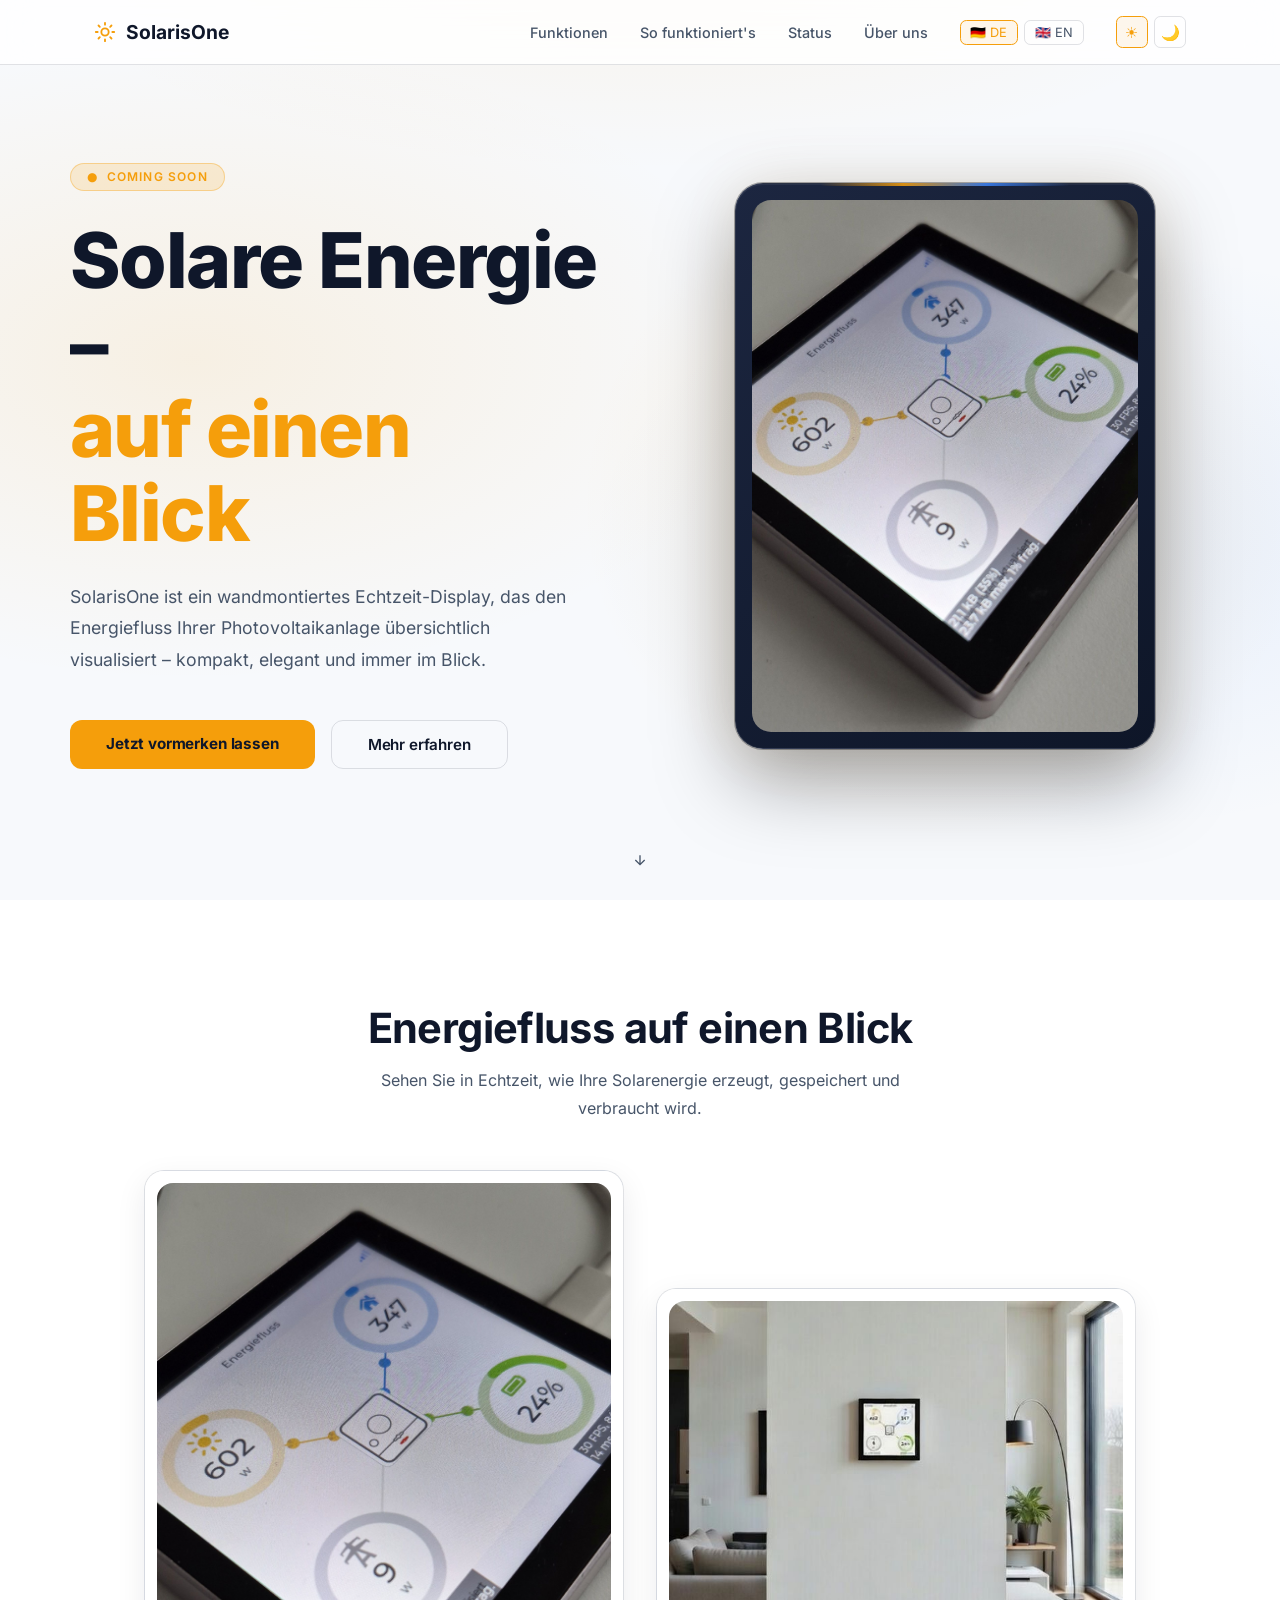
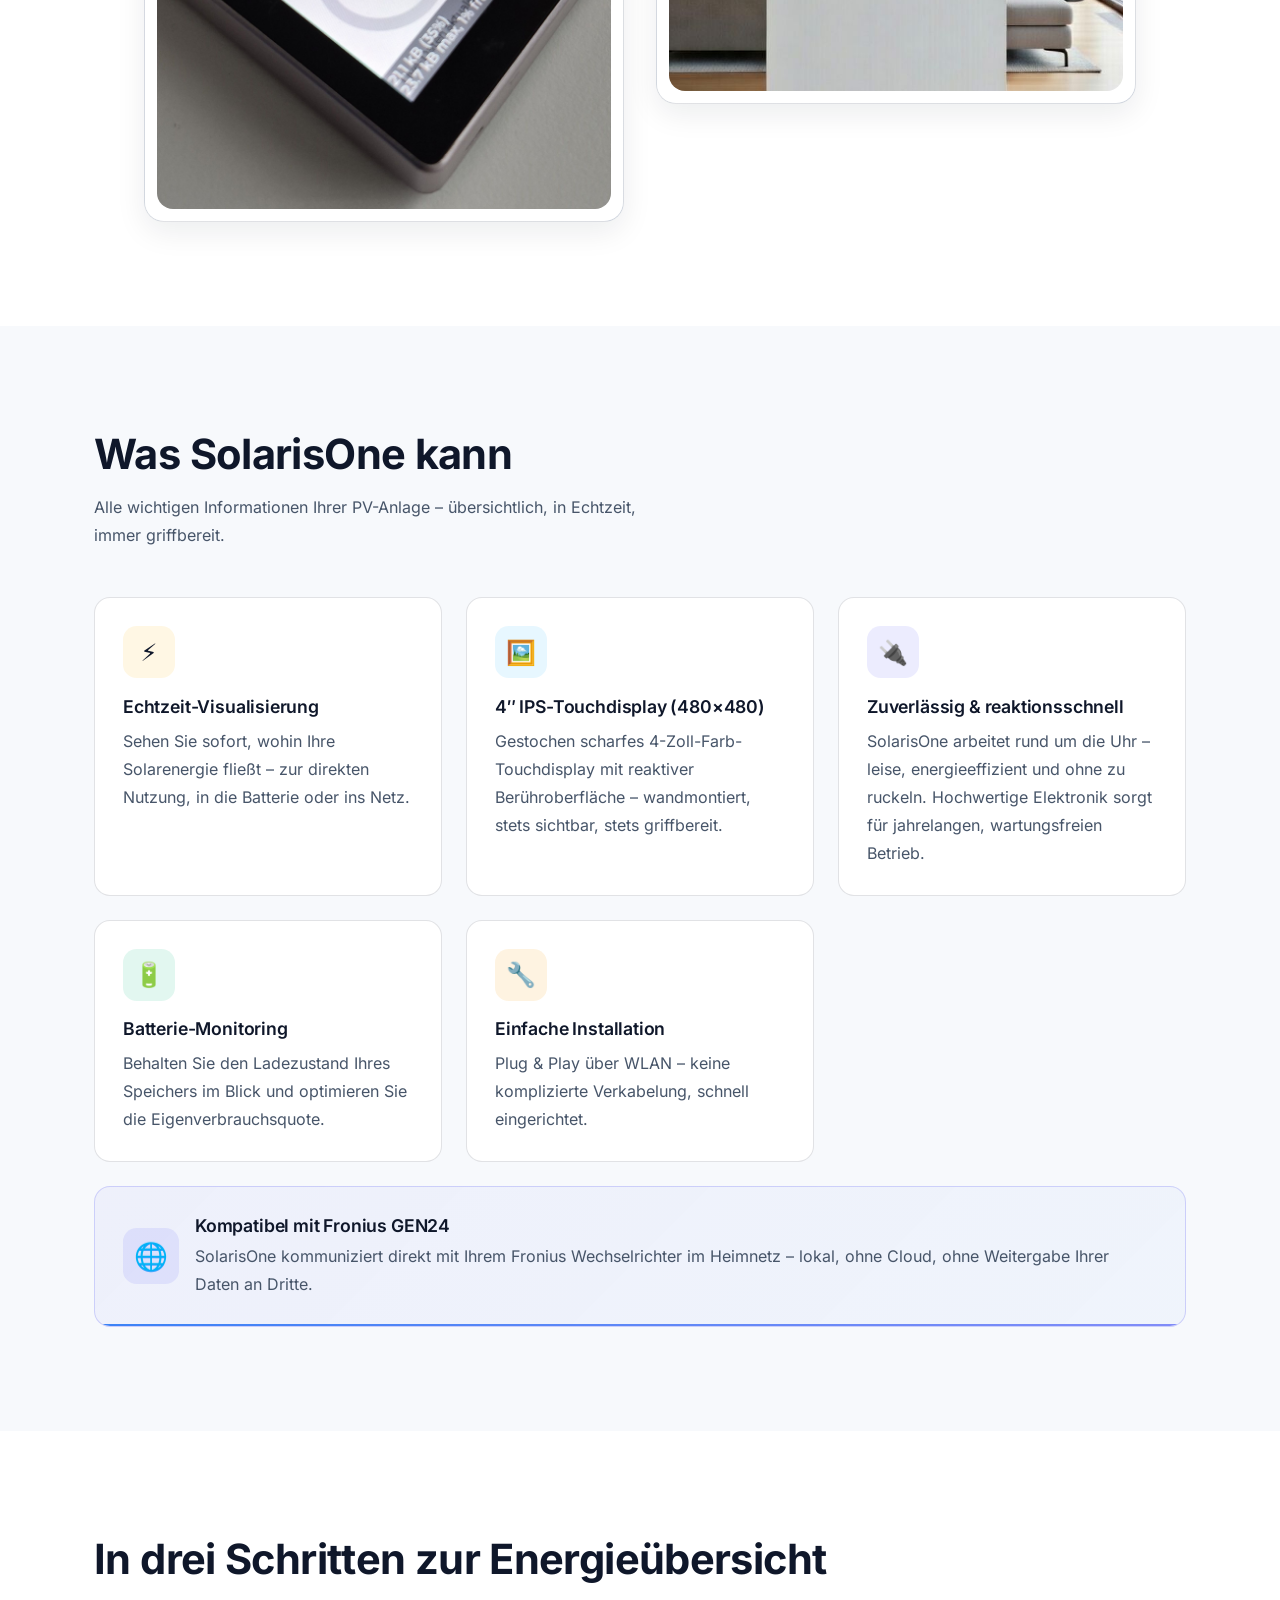
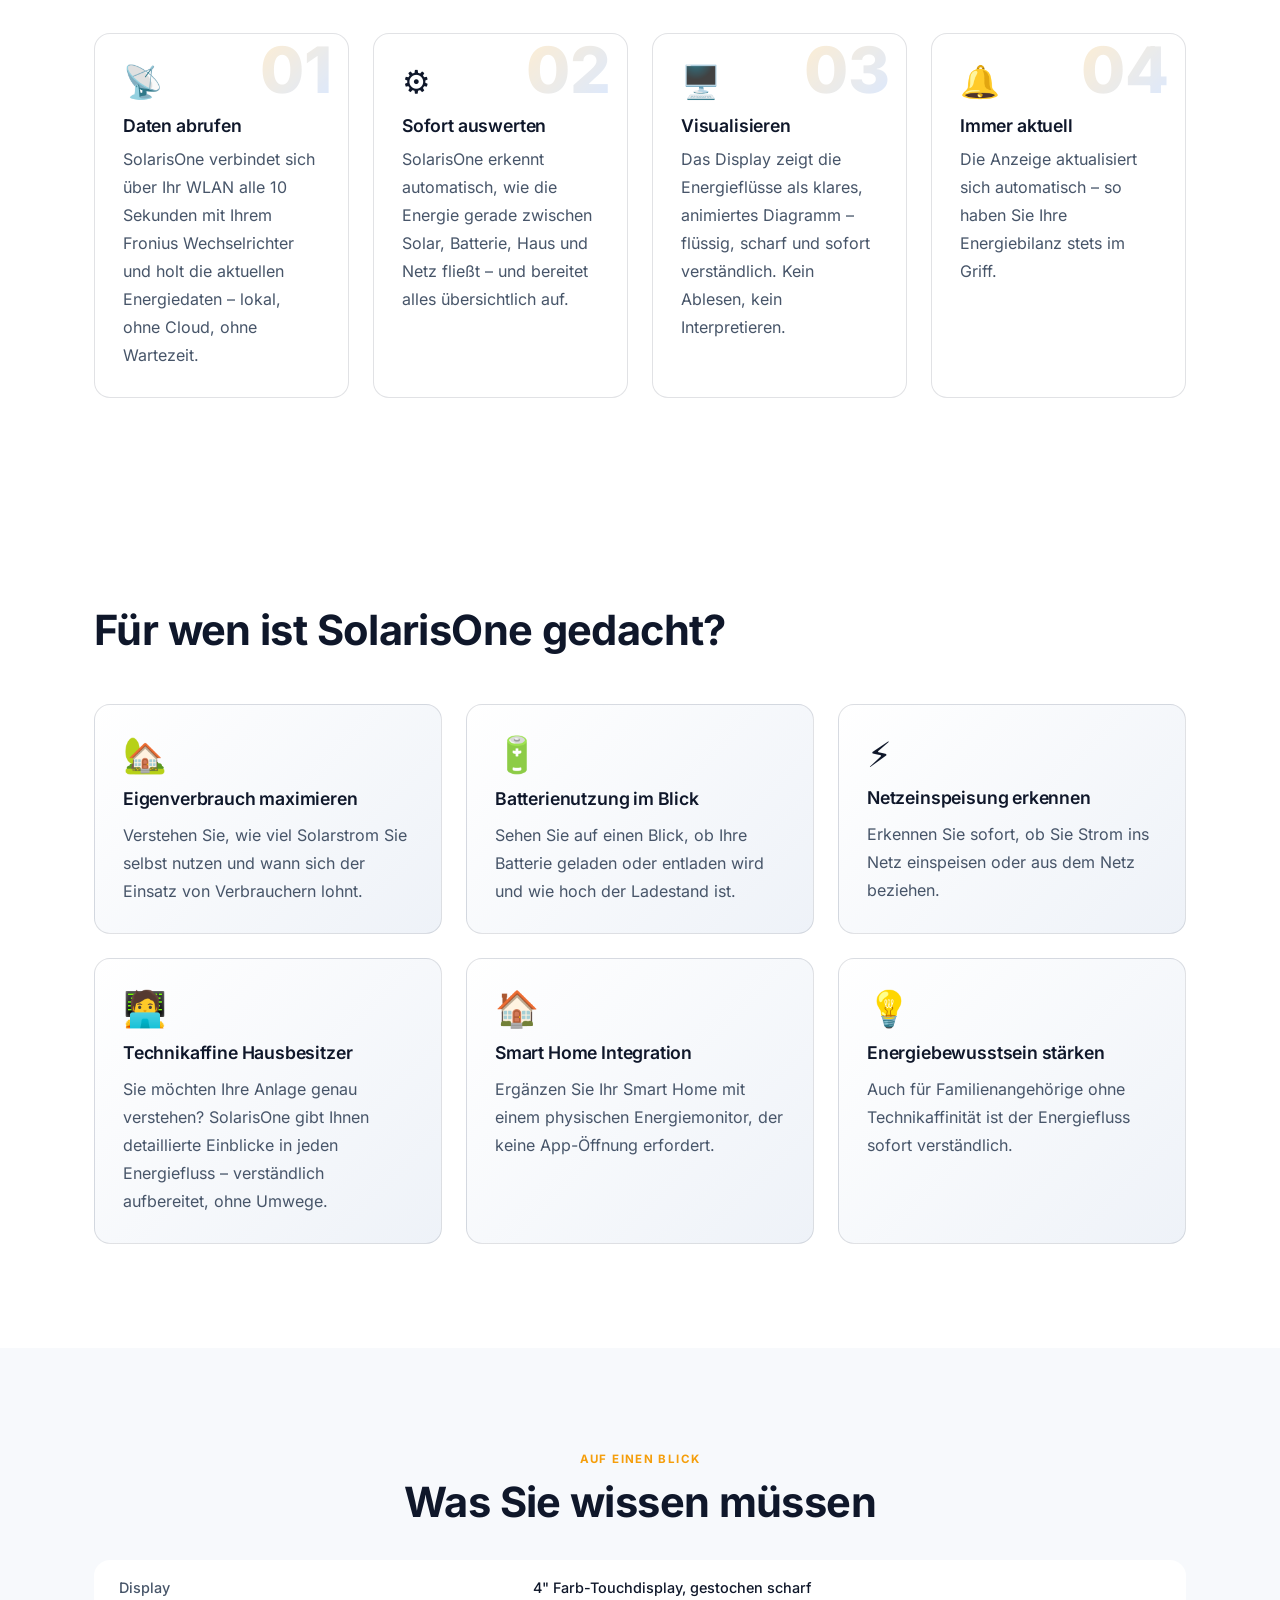
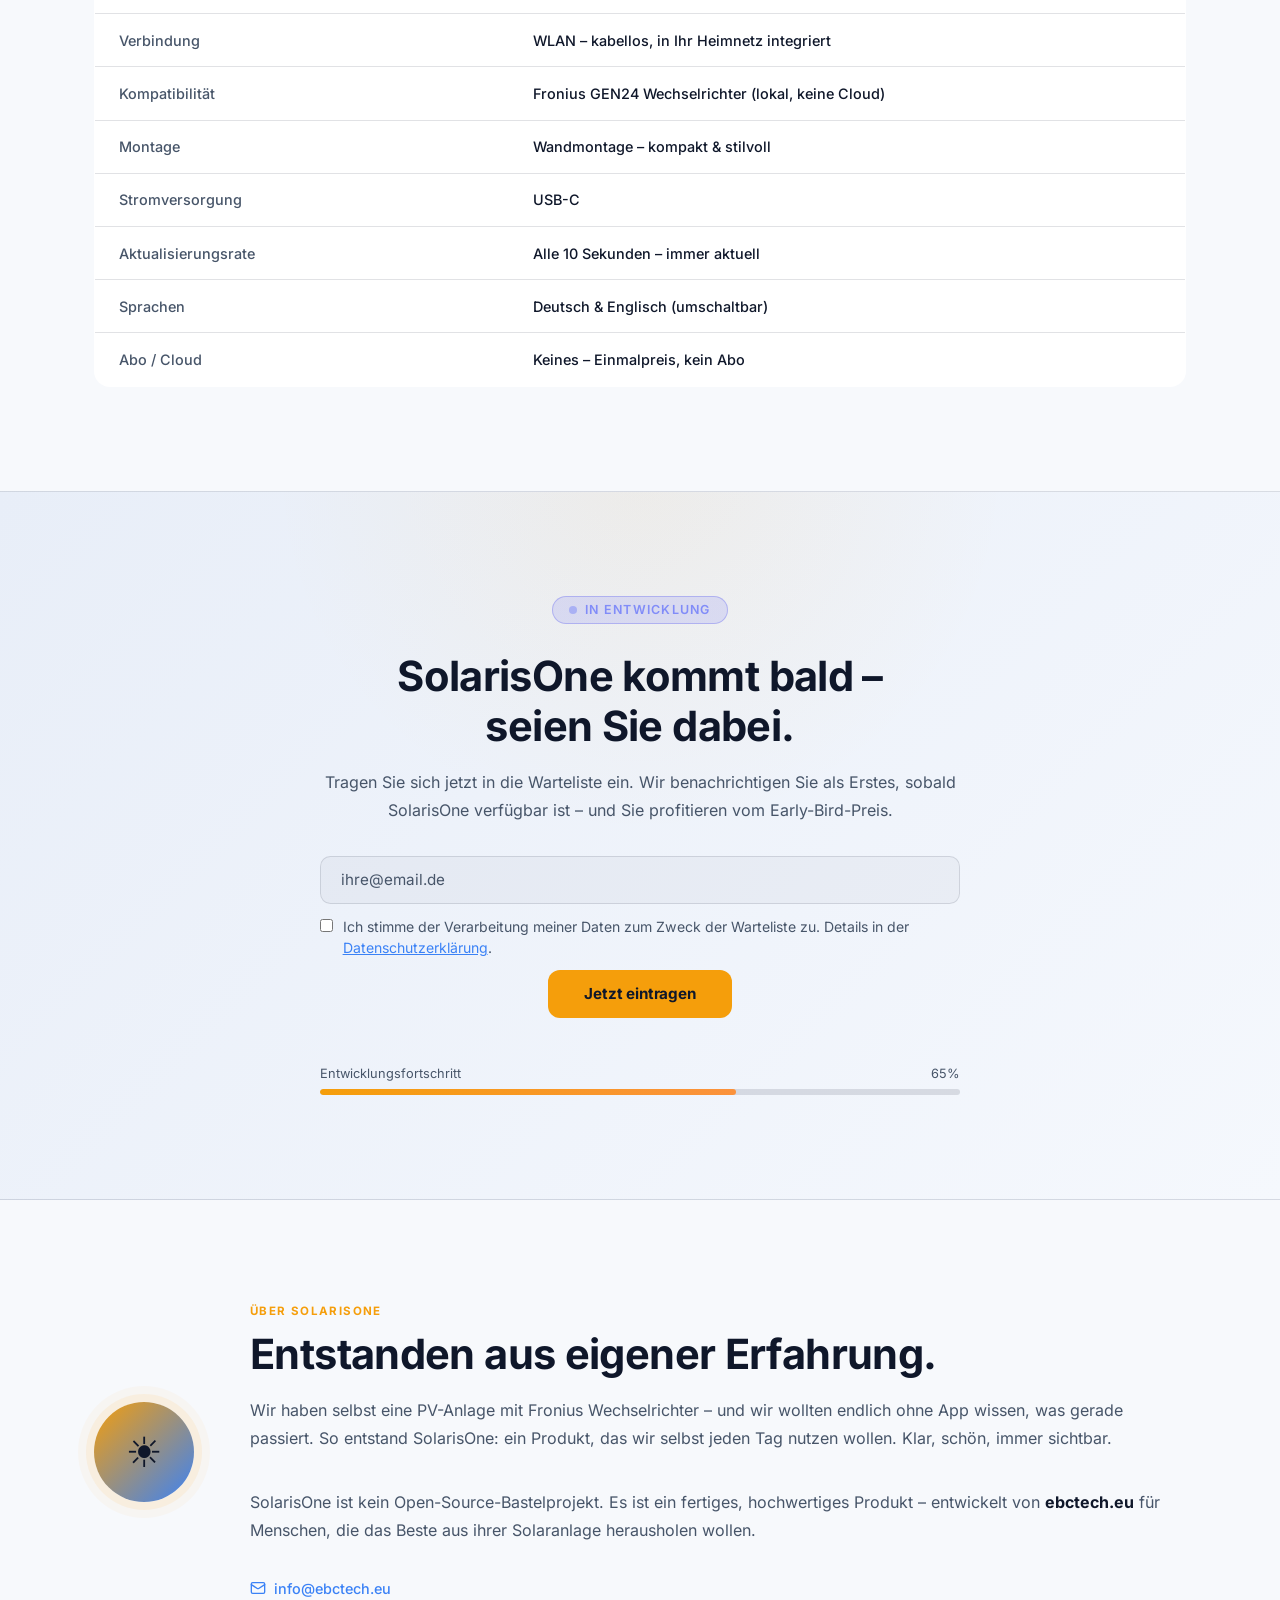
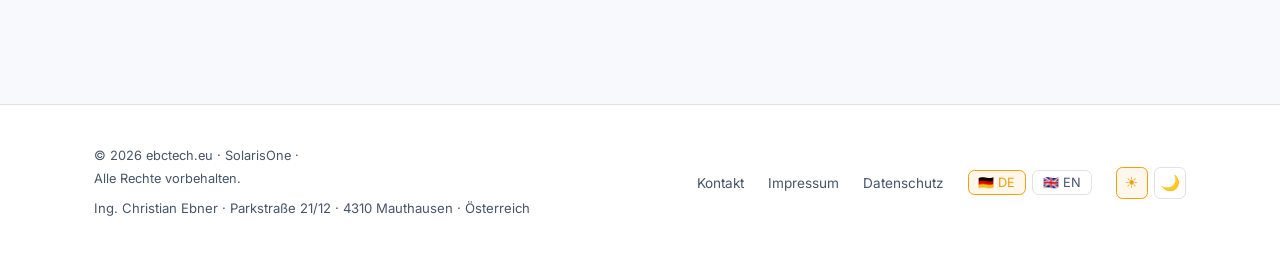
<file: index.html>
<!DOCTYPE html>
<html lang="de" class="scroll-smooth">
<head>
  <meta charset="UTF-8" />
  <meta name="viewport" content="width=device-width, initial-scale=1.0" />
  <title>SolarisOne – Solare Energie auf einen Blick</title>
  <meta name="description" content="SolarisOne – Das elegante Wanddisplay, das Ihnen auf einen Blick zeigt, wie viel Solarstrom Sie erzeugen, verbrauchen und sparen. Für Fronius GEN24. Coming Soon." />
  <link rel="stylesheet" href="./fonts.css" />
  <link rel="stylesheet" href="./styles.css" />
</head>
<body>

<!-- ═══════════════════════════════════ NAV ═══════════════════════════════════ -->
<nav>
  <div class="nav-inner">
    <a href="#" class="nav-logo">
      <svg width="22" height="22" viewBox="0 0 24 24" fill="none" stroke="currentColor" stroke-width="2" stroke-linecap="round" stroke-linejoin="round">
        <circle cx="12" cy="12" r="4"/>
        <path d="M12 2v2M12 20v2M4.93 4.93l1.41 1.41M17.66 17.66l1.41 1.41M2 12h2M20 12h2M6.34 17.66l-1.41 1.41M19.07 4.93l-1.41 1.41"/>
      </svg>
      SolarisOne
    </a>

    <ul class="nav-links" id="navLinks">
      <li><a href="#features" data-lang="de" class="active" onclick="closeNav()">Funktionen</a><a href="#features" data-lang="en" onclick="closeNav()">Features</a></li>
      <li><a href="#how" data-lang="de" class="active" onclick="closeNav()">So funktioniert's</a><a href="#how" data-lang="en" onclick="closeNav()">How It Works</a></li>
      <li><a href="#status" data-lang="de" class="active" onclick="closeNav()">Status</a><a href="#status" data-lang="en" onclick="closeNav()">Status</a></li>
      <li><a href="#about" data-lang="de" class="active" onclick="closeNav()">Über uns</a><a href="#about" data-lang="en" onclick="closeNav()">About</a></li>
      <li>
        <div class="lang-switcher">
          <button class="lang-btn active" onclick="setLang('de')" data-lang-target="de">🇩🇪 DE</button>
          <button class="lang-btn" onclick="setLang('en')" data-lang-target="en">🇬🇧 EN</button>
        </div>
      </li>
      <li>
        <div class="theme-switcher">
          <button class="theme-btn active" type="button" onclick="setTheme('light')" data-theme-target="light" aria-label="Helles Theme">☀️</button>
          <button class="theme-btn" type="button" onclick="setTheme('dark')" data-theme-target="dark" aria-label="Dunkles Theme">🌙</button>
        </div>
      </li>
    </ul>

    <button class="ham" id="hamBtn" aria-label="Menu" onclick="toggleNav()">
      <span></span><span></span><span></span>
    </button>
  </div>
</nav>

<!-- ═══════════════════════════════════ HERO ══════════════════════════════════ -->
<section class="hero" id="home">

  <div class="hero-content">

    <div class="hero-text">
      <div class="hero-badge">
        <span>●</span>
        <span data-lang="de" class="active">Coming Soon</span>
        <span data-lang="en">Coming Soon</span>
      </div>

      <h1>
        <span data-lang="de" class="active">Solare Energie –<br><span class="accent-text">auf einen Blick</span></span>
        <span data-lang="en">Understand Your Solar Energy<br><span class="accent-text">at a Glance</span></span>
      </h1>

      <p class="sub">
        <span data-lang="de" class="active">SolarisOne ist ein wandmontiertes Echtzeit-Display, das den Energiefluss Ihrer Photovoltaikanlage übersichtlich visualisiert – kompakt, elegant und immer im Blick.</span>
        <span data-lang="en">SolarisOne is a wall-mounted real-time display that visualises the energy flow of your photovoltaic system – compact, elegant, and always in sight.</span>
      </p>

      <div class="hero-ctas">
        <a href="#status" class="btn-primary">
          <span data-lang="de" class="active">Jetzt vormerken lassen</span>
          <span data-lang="en">Join the waiting list</span>
        </a>
        <a href="#features" class="btn-outline">
          <span data-lang="de" class="active">Mehr erfahren</span>
          <span data-lang="en">Learn more</span>
        </a>
      </div>
    </div>

    <div class="hero-visual">
      <div class="hero-glow" aria-hidden="true"></div>
      <div class="hero-device-frame">
        <img src="./assets/solarisone1.jpg" alt="SolarisOne Wanddisplay" />
      </div>
    </div>

  </div>

  <div class="hero-scroll" aria-hidden="true">
    <svg width="16" height="16" viewBox="0 0 24 24" fill="none" stroke="currentColor" stroke-width="2">
      <path d="M12 5v14M19 12l-7 7-7-7"/>
    </svg>
  </div>
</section>

<!-- ═════════════════════════ PRODUCT VISUAL / FLOW ═══════════════════════════ -->
<section class="flow-section" id="visual">
  <div class="container">
    <span class="section-tag" data-lang="de" style="text-align:center">Das Produkt</span>
    <span class="section-tag" data-lang="en" style="text-align:center">The Product</span>

    <h2 class="section-head reveal">
      <span data-lang="de" class="active">Energiefluss auf einen Blick</span>
      <span data-lang="en">Energy Flow at a Glance</span>
    </h2>
    <p class="sub reveal" style="text-align:center;margin:0 auto 3rem;">
      <span data-lang="de" class="active">Sehen Sie in Echtzeit, wie Ihre Solarenergie erzeugt, gespeichert und verbraucht wird.</span>
      <span data-lang="en">See in real time how your solar energy is generated, stored and consumed.</span>
    </p>

    <div class="flow-wrapper">
      <div class="product-gallery reveal">
        <figure class="photo-panel">
          <div class="photo-frame">
            <img src="./assets/solarisone1.jpg" alt="SolarisOne Produktfoto 1" />
          </div>
        </figure>
        <figure class="photo-panel">
          <div class="photo-frame">
            <img src="./assets/solarisone2.jpg" alt="SolarisOne Produktfoto 2" />
          </div>
        </figure>
      </div>

    </div>
  </div>
</section>

<!-- ═══════════════════════════════ FEATURES ══════════════════════════════════ -->
<section class="section" id="features">
  <div class="container">
    <span class="section-tag" data-lang="de">Funktionen</span>
    <span class="section-tag" data-lang="en">Features</span>

    <h2 class="section-head reveal">
      <span data-lang="de" class="active">Was SolarisOne kann</span>
      <span data-lang="en">What SolarisOne Does</span>
    </h2>
    <p class="section-sub reveal">
      <span data-lang="de" class="active">Alle wichtigen Informationen Ihrer PV-Anlage – übersichtlich, in Echtzeit, immer griffbereit.</span>
      <span data-lang="en">All key information of your PV system – clearly arranged, in real time, always at hand.</span>
    </p>

    <div class="features-grid">

      <div class="feature-card reveal">
        <div class="feature-icon" style="background:rgba(251,191,36,0.12);">⚡</div>
        <h3><span data-lang="de" class="active">Echtzeit-Visualisierung</span><span data-lang="en">Real-time Visualisation</span></h3>
        <p><span data-lang="de" class="active">Sehen Sie sofort, wohin Ihre Solarenergie fließt – zur direkten Nutzung, in die Batterie oder ins Netz.</span><span data-lang="en">See instantly where your solar energy is going – direct use, battery, or grid.</span></p>
      </div>

      <div class="feature-card reveal">
        <div class="feature-icon" style="background:rgba(56,189,248,0.12);">🖼️</div>
        <h3><span data-lang="de" class="active">4″ IPS-Touchdisplay (480×480)</span><span data-lang="en">4″ IPS Touch Display (480×480)</span></h3>
        <p><span data-lang="de" class="active">Gestochen scharfes 4-Zoll-Farb-Touchdisplay mit reaktiver Berühroberfläche – wandmontiert, stets sichtbar, stets griffbereit.</span><span data-lang="en">Crisp 4-inch colour touch display with responsive touch surface – wall-mounted, always visible, always at hand.</span></p>
      </div>

      <div class="feature-card reveal">
        <div class="feature-icon" style="background:rgba(99,102,241,0.12);">🔌</div>
        <h3><span data-lang="de" class="active">Zuverlässig & reaktionsschnell</span><span data-lang="en">Reliable & responsive</span></h3>
        <p><span data-lang="de" class="active">SolarisOne arbeitet rund um die Uhr – leise, energieeffizient und ohne zu ruckeln. Hochwertige Elektronik sorgt für jahrelangen, wartungsfreien Betrieb.</span><span data-lang="en">SolarisOne works around the clock – quietly, energy-efficiently and without stuttering. High-quality electronics ensure years of maintenance-free operation.</span></p>
      </div>

      <div class="feature-card reveal">
        <div class="feature-icon" style="background:rgba(16,185,129,0.12);">🔋</div>
        <h3><span data-lang="de" class="active">Batterie-Monitoring</span><span data-lang="en">Battery Monitoring</span></h3>
        <p><span data-lang="de" class="active">Behalten Sie den Ladezustand Ihres Speichers im Blick und optimieren Sie die Eigenverbrauchsquote.</span><span data-lang="en">Keep an eye on your storage charge level and optimise your self-consumption rate.</span></p>
      </div>

      <div class="feature-card reveal">
        <div class="feature-icon" style="background:rgba(245,158,11,0.12);">🔧</div>
        <h3><span data-lang="de" class="active">Einfache Installation</span><span data-lang="en">Easy Installation</span></h3>
        <p><span data-lang="de" class="active">Plug & Play über WLAN – keine komplizierte Verkabelung, schnell eingerichtet.</span><span data-lang="en">Plug & Play over Wi-Fi – no complex wiring, quick to set up.</span></p>
      </div>

      <div class="feature-card feature-card--compat reveal">
        <div class="feature-icon" style="background:rgba(99,102,241,0.12);">🌐</div>
        <h3><span data-lang="de" class="active">Kompatibel mit Fronius GEN24</span><span data-lang="en">Compatible with Fronius GEN24</span></h3>
        <p><span data-lang="de" class="active">SolarisOne kommuniziert direkt mit Ihrem Fronius Wechselrichter im Heimnetz – lokal, ohne Cloud, ohne Weitergabe Ihrer Daten an Dritte.</span><span data-lang="en">SolarisOne communicates directly with your Fronius inverter on your home network – locally, without cloud, without sharing your data with third parties.</span></p>
      </div>

    </div>
  </div>
</section>

<!-- ══════════════════════════ HOW IT WORKS ═══════════════════════════════════ -->
<section class="section grid-bg" id="how" style="background:var(--bg2);">
  <div class="container">
    <span class="section-tag" data-lang="de">So funktioniert's</span>
    <span class="section-tag" data-lang="en">How It Works</span>

    <h2 class="section-head reveal">
      <span data-lang="de" class="active">In drei Schritten zur Energieübersicht</span>
      <span data-lang="en">Three Steps to Energy Clarity</span>
    </h2>

    <div class="steps">

      <div class="step-card reveal">
        <div class="step-num">01</div>
        <div class="step-icon">📡</div>
        <h3><span data-lang="de" class="active">Daten abrufen</span><span data-lang="en">Fetch Data</span></h3>
        <p><span data-lang="de" class="active">SolarisOne verbindet sich über Ihr WLAN alle 10 Sekunden mit Ihrem Fronius Wechselrichter und holt die aktuellen Energiedaten – lokal, ohne Cloud, ohne Wartezeit.</span><span data-lang="en">SolarisOne connects via your Wi-Fi every 10 seconds to your Fronius inverter and fetches the latest energy data – locally, no cloud, no waiting.</span></p>
      </div>

      <div class="step-card reveal">
        <div class="step-num">02</div>
        <div class="step-icon">⚙️</div>
        <h3><span data-lang="de" class="active">Sofort auswerten</span><span data-lang="en">Evaluate instantly</span></h3>
        <p><span data-lang="de" class="active">SolarisOne erkennt automatisch, wie die Energie gerade zwischen Solar, Batterie, Haus und Netz fließt – und bereitet alles übersichtlich auf.</span><span data-lang="en">SolarisOne automatically recognises how energy is currently flowing between solar, battery, house and grid – and presents everything clearly.</span></p>
      </div>

      <div class="step-card reveal">
        <div class="step-num">03</div>
        <div class="step-icon">🖥️</div>
        <h3><span data-lang="de" class="active">Visualisieren</span><span data-lang="en">Visualise</span></h3>
        <p><span data-lang="de" class="active">Das Display zeigt die Energieflüsse als klares, animiertes Diagramm – flüssig, scharf und sofort verständlich. Kein Ablesen, kein Interpretieren.</span><span data-lang="en">The display shows energy flows as a clear, animated diagram – smooth, crisp and immediately understandable. No reading, no interpreting.</span></p>
      </div>

      <div class="step-card reveal">
        <div class="step-num">04</div>
        <div class="step-icon">🔔</div>
        <h3><span data-lang="de" class="active">Immer aktuell</span><span data-lang="en">Always Up-to-date</span></h3>
        <p><span data-lang="de" class="active">Die Anzeige aktualisiert sich automatisch – so haben Sie Ihre Energiebilanz stets im Griff.</span><span data-lang="en">The display updates automatically – keeping you in full control of your energy balance.</span></p>
      </div>

    </div>
  </div>
</section>

<!-- ═══════════════════════════ USE CASES ═════════════════════════════════════ -->
<section class="section use-cases" id="usecases">
  <div class="container">
    <span class="section-tag" data-lang="de">Anwendungsfälle</span>
    <span class="section-tag" data-lang="en">Use Cases</span>

    <h2 class="section-head reveal">
      <span data-lang="de" class="active">Für wen ist SolarisOne gedacht?</span>
      <span data-lang="en">Who Is SolarisOne For?</span>
    </h2>

    <div class="use-cases-grid">

      <div class="use-card reveal">
        <div class="use-card-icon">🏡</div>
        <h3><span data-lang="de" class="active">Eigenverbrauch maximieren</span><span data-lang="en">Maximise Self-Consumption</span></h3>
        <p><span data-lang="de" class="active">Verstehen Sie, wie viel Solarstrom Sie selbst nutzen und wann sich der Einsatz von Verbrauchern lohnt.</span><span data-lang="en">Understand how much solar power you use yourself and when it makes sense to run appliances.</span></p>
      </div>

      <div class="use-card reveal">
        <div class="use-card-icon">🔋</div>
        <h3><span data-lang="de" class="active">Batterienutzung im Blick</span><span data-lang="en">Monitor Battery Usage</span></h3>
        <p><span data-lang="de" class="active">Sehen Sie auf einen Blick, ob Ihre Batterie geladen oder entladen wird und wie hoch der Ladestand ist.</span><span data-lang="en">See at a glance whether your battery is charging or discharging and what the charge level is.</span></p>
      </div>

      <div class="use-card reveal">
        <div class="use-card-icon">⚡</div>
        <h3><span data-lang="de" class="active">Netzeinspeisung erkennen</span><span data-lang="en">See Grid Import/Export</span></h3>
        <p><span data-lang="de" class="active">Erkennen Sie sofort, ob Sie Strom ins Netz einspeisen oder aus dem Netz beziehen.</span><span data-lang="en">Instantly recognise whether you are exporting to or importing from the grid.</span></p>
      </div>

      <div class="use-card reveal">
        <div class="use-card-icon">🧑‍💻</div>
        <h3><span data-lang="de" class="active">Technikaffine Hausbesitzer</span><span data-lang="en">Tech-minded homeowners</span></h3>
        <p><span data-lang="de" class="active">Sie möchten Ihre Anlage genau verstehen? SolarisOne gibt Ihnen detaillierte Einblicke in jeden Energiefluss – verständlich aufbereitet, ohne Umwege.</span><span data-lang="en">Want to understand your system in detail? SolarisOne gives you detailed insights into every energy flow – presented clearly, without detours.</span></p>
      </div>

      <div class="use-card reveal">
        <div class="use-card-icon">🏠</div>
        <h3><span data-lang="de" class="active">Smart Home Integration</span><span data-lang="en">Smart Home Integration</span></h3>
        <p><span data-lang="de" class="active">Ergänzen Sie Ihr Smart Home mit einem physischen Energiemonitor, der keine App-Öffnung erfordert.</span><span data-lang="en">Complement your smart home with a physical energy monitor that requires no app to open.</span></p>
      </div>

      <div class="use-card reveal">
        <div class="use-card-icon">💡</div>
        <h3><span data-lang="de" class="active">Energiebewusstsein stärken</span><span data-lang="en">Build Energy Awareness</span></h3>
        <p><span data-lang="de" class="active">Auch für Familienangehörige ohne Technikaffinität ist der Energiefluss sofort verständlich.</span><span data-lang="en">Even family members without technical knowledge can immediately understand the energy flow.</span></p>
      </div>

    </div>
  </div>
</section>

<!-- ═══════════════════════════ AT A GLANCE ══════════════════════════════════ -->
<section class="section" id="specs">
  <div class="container">
    <span class="section-tag text-center" data-lang="de" style="display:block">Auf einen Blick</span>
    <span class="section-tag text-center" data-lang="en">At a glance</span>

    <h2 class="section-head text-center reveal">
      <span data-lang="de" class="active">Was Sie wissen müssen</span>
      <span data-lang="en">What you need to know</span>
    </h2>

    <table class="specs-table reveal">
      <tbody>
        <tr>
          <th><span data-lang="de" class="active">Display</span><span data-lang="en">Display</span></th>
          <td><span data-lang="de" class="active">4&quot; Farb-Touchdisplay, gestochen scharf</span><span data-lang="en">4&quot; colour touch display, crystal-clear</span></td>
        </tr>
        <tr>
          <th><span data-lang="de" class="active">Verbindung</span><span data-lang="en">Connection</span></th>
          <td><span data-lang="de" class="active">WLAN – kabellos, in Ihr Heimnetz integriert</span><span data-lang="en">Wi-Fi – wireless, integrated in your home network</span></td>
        </tr>
        <tr>
          <th><span data-lang="de" class="active">Kompatibilität</span><span data-lang="en">Compatibility</span></th>
          <td><span data-lang="de" class="active">Fronius GEN24 Wechselrichter (lokal, keine Cloud)</span><span data-lang="en">Fronius GEN24 inverter (local, no cloud)</span></td>
        </tr>
        <tr>
          <th><span data-lang="de" class="active">Montage</span><span data-lang="en">Installation</span></th>
          <td><span data-lang="de" class="active">Wandmontage – kompakt &amp; stilvoll</span><span data-lang="en">Wall-mounted – compact &amp; stylish</span></td>
        </tr>
        <tr>
          <th><span data-lang="de" class="active">Stromversorgung</span><span data-lang="en">Power supply</span></th>
          <td>USB-C</td>
        </tr>
        <tr>
          <th><span data-lang="de" class="active">Aktualisierungsrate</span><span data-lang="en">Update rate</span></th>
          <td><span data-lang="de" class="active">Alle 10 Sekunden – immer aktuell</span><span data-lang="en">Every 10 seconds – always current</span></td>
        </tr>
        <tr>
          <th><span data-lang="de" class="active">Sprachen</span><span data-lang="en">Languages</span></th>
          <td><span data-lang="de" class="active">Deutsch &amp; Englisch (umschaltbar)</span><span data-lang="en">German &amp; English (switchable)</span></td>
        </tr>
        <tr>
          <th><span data-lang="de" class="active">Abo / Cloud</span><span data-lang="en">Subscription / Cloud</span></th>
          <td><span data-lang="de" class="active">Keines – Einmalpreis, kein Abo</span><span data-lang="en">None – one-time price, no subscription</span></td>
        </tr>
      </tbody>
    </table>
  </div>
</section>

<!-- ═══════════════════════════ STATUS / SIGNUP ═══════════════════════════════ -->
<section class="section status-section" id="status">
  <div class="container">
    <div class="status-card reveal">
      <div class="status-badge">
        <svg width="8" height="8" viewBox="0 0 8 8"><circle cx="4" cy="4" r="4" fill="currentColor"><animate attributeName="opacity" values="1;0.3;1" dur="1.5s" repeatCount="indefinite"/></circle></svg>
        <span data-lang="de" class="active">In Entwicklung</span>
        <span data-lang="en">In Development</span>
      </div>

      <h2>
        <span data-lang="de" class="active">SolarisOne kommt bald –<br>seien Sie dabei.</span>
        <span data-lang="en">SolarisOne is coming soon –<br>be first in line.</span>
      </h2>

      <p style="margin-bottom:2rem;">
        <span data-lang="de" class="active">Tragen Sie sich jetzt in die Warteliste ein. Wir benachrichtigen Sie als Erstes, sobald SolarisOne verfügbar ist – und Sie profitieren vom Early-Bird-Preis.</span>
        <span data-lang="en">Join the waiting list now. We'll notify you first as soon as SolarisOne is available – and you'll benefit from the early-bird price.</span>
      </p>

      <form class="signup-form" onsubmit="handleSignup(event)">
        <input type="email" id="emailInput" name="email" required
          placeholder="ihre@email.de"
          aria-label="E-Mail-Adresse" />
        <div class="consent-wrap">
          <input type="checkbox" id="consentCheckbox" name="consent" required />
          <label for="consentCheckbox">
            <span data-lang="de" class="active">Ich stimme der Verarbeitung meiner Daten zum Zweck der Warteliste zu. Details in der <a href="./datenschutz.html" target="_blank" rel="noopener">Datenschutzerklärung</a>.</span>
            <span data-lang="en">I agree to the processing of my data for the waiting list. Details in the <a href="./datenschutz.html" target="_blank" rel="noopener">privacy policy</a>.</span>
          </label>
        </div>

        <div class="hp-field" aria-hidden="true">
          <label for="website">Website</label>
          <input type="text" id="website" name="website" tabindex="-1" autocomplete="off" />
        </div>

        <button type="submit" class="btn-primary">
          <span data-lang="de" class="active">Jetzt eintragen</span>
          <span data-lang="en">Notify me</span>
        </button>
      </form>

      <div class="form-success" id="formSuccess">
        <span>✅</span>
        <span data-lang="de" class="active">Bitte prüfen Sie Ihr E-Mail-Postfach und bestätigen Sie die Anmeldung. Erst danach sind Sie auf der Warteliste.</span>
        <span data-lang="en">Please check your inbox and confirm your signup. You are added to the waiting list only after confirmation.</span>
      </div>

      <div class="form-error" id="formError" role="alert" aria-live="polite">
        <span>⚠️</span>
        <span data-lang="de" class="active">Eintrag momentan nicht möglich. Bitte versuchen Sie es in wenigen Minuten erneut.</span>
        <span data-lang="en">Signup is currently unavailable. Please try again in a few minutes.</span>
      </div>

      <div class="progress-wrap">
        <div class="progress-label">
          <span data-lang="de" class="active">Entwicklungsfortschritt</span>
          <span data-lang="en">Development Progress</span>
          <span>65%</span>
        </div>
        <div class="progress-bar"><div class="progress-fill"></div></div>
      </div>

    </div>
  </div>
</section>

<!-- ═══════════════════════════ ABOUT ════════════════════════════════════════ -->
<section class="section" id="about">
  <div class="container">
    <div class="about-inner reveal">
      <div class="about-avatar" aria-hidden="true">☀️</div>
      <div class="about-text">
        <span class="section-tag" data-lang="de" style="display:block">Über SolarisOne</span>
        <span class="section-tag" data-lang="en">About SolarisOne</span>
        <h2>
          <span data-lang="de" class="active">Entstanden aus eigener Erfahrung.</span>
          <span data-lang="en">Born from personal experience.</span>
        </h2>
        <p>
          <span data-lang="de" class="active">Wir haben selbst eine PV-Anlage mit Fronius Wechselrichter – und wir wollten endlich ohne App wissen, was gerade passiert. So entstand SolarisOne: ein Produkt, das wir selbst jeden Tag nutzen wollen. Klar, schön, immer sichtbar.</span>
          <span data-lang="en">We have our own PV system with a Fronius inverter – and we finally wanted to know what's happening without opening an app. That's how SolarisOne came about: a product we want to use ourselves every day. Clear, beautiful, always visible.</span>
        </p>
        <br/>
        <p>
          <span data-lang="de" class="active">SolarisOne ist kein Open-Source-Bastelprojekt. Es ist ein fertiges, hochwertiges Produkt – entwickelt von <strong style="color:var(--text)">ebctech.eu</strong> für Menschen, die das Beste aus ihrer Solaranlage herausholen wollen.</span>
          <span data-lang="en">SolarisOne is not an open-source hobby project. It is a finished, high-quality product – developed by <strong style="color:var(--text)">ebctech.eu</strong> for people who want to get the most out of their solar system.</span>
        </p>
        <br/>
        <a href="mailto:info@ebctech.eu" class="github-link">
          <svg width="16" height="16" viewBox="0 0 24 24" fill="none" stroke="currentColor" stroke-width="2" stroke-linecap="round" stroke-linejoin="round"><rect width="20" height="16" x="2" y="4" rx="2"/><path d="m22 7-8.97 5.7a1.94 1.94 0 0 1-2.06 0L2 7"/></svg>
          info@ebctech.eu
        </a>
      </div>
    </div>
  </div>
</section>

<!-- ═══════════════════════════ FOOTER ═══════════════════════════════════════ -->
<footer>
  <div class="container">
    <div class="footer-inner">
      <div class="footer-stack">
        <p class="footer-copy">
          © 2026 ebctech.eu · SolarisOne ·
          <span data-lang="de" class="active">Alle Rechte vorbehalten.</span>
          <span data-lang="en">All rights reserved.</span>
        </p>
        <p class="footer-meta">Ing. Christian Ebner · Parkstraße 21/12 · 4310 Mauthausen · Österreich</p>
      </div>

      <ul class="footer-links">
        <li><a href="mailto:info@ebctech.eu">
          <span data-lang="de" class="active">Kontakt</span>
          <span data-lang="en">Contact</span>
        </a></li>
        <li><a href="./impressum.html" target="_blank" rel="noopener">
          <span data-lang="de" class="active">Impressum</span>
          <span data-lang="en">Imprint</span>
        </a></li>
        <li><a href="./datenschutz.html" target="_blank" rel="noopener">
          <span data-lang="de" class="active">Datenschutz</span>
          <span data-lang="en">Privacy</span>
        </a></li>
        <li>
          <div class="lang-switcher">
            <button class="lang-btn active" onclick="setLang('de')" data-lang-target="de">🇩🇪 DE</button>
            <button class="lang-btn" onclick="setLang('en')" data-lang-target="en">🇬🇧 EN</button>
          </div>
        </li>
        <li>
          <div class="theme-switcher">
            <button class="theme-btn active" type="button" onclick="setTheme('light')" data-theme-target="light" aria-label="Helles Theme">☀️</button>
            <button class="theme-btn" type="button" onclick="setTheme('dark')" data-theme-target="dark" aria-label="Dunkles Theme">🌙</button>
          </div>
        </li>
      </ul>
    </div>
  </div>
</footer>

<!-- ═════════════════════════ JavaScript ══════════════════════════════════════ -->
<script>
  // ── Language switcher ──────────────────────────────────────────────────────
  let currentLang = 'de';
  const WAITLIST_ENDPOINT = '/signup.php';

  function setLang(lang) {
    currentLang = lang;
    document.documentElement.lang = lang;

    // Toggle data-lang elements
    document.querySelectorAll('[data-lang]').forEach(el => {
      if (el.dataset.lang === lang) {
        el.classList.add('active');
      } else {
        el.classList.remove('active');
      }
    });

    // Update all lang-btn buttons via class instead of hardcoded IDs
    document.querySelectorAll('.lang-btn').forEach(btn => {
      btn.classList.toggle('active', btn.dataset.langTarget === lang);
    });

    // Update email placeholder
    const emailInput = document.getElementById('emailInput');
    if (emailInput) {
      emailInput.placeholder = lang === 'de' ? 'ihre@email.de' : 'your@email.com';
    }
  }

  // ── Theme switcher ─────────────────────────────────────────────────────────
  function setTheme(theme) {
    document.documentElement.dataset.theme = theme;
    localStorage.setItem('theme', theme);

    document.querySelectorAll('.theme-btn').forEach(btn => {
      btn.classList.toggle('active', btn.dataset.themeTarget === theme);
    });
  }

  function initTheme() {
    const savedTheme = localStorage.getItem('theme');
    setTheme(savedTheme || 'light');
  }

  // ── Mobile nav ─────────────────────────────────────────────────────────────
  function toggleNav() {
    document.getElementById('navLinks').classList.toggle('open');
  }
  function closeNav() {
    document.getElementById('navLinks').classList.remove('open');
  }

  // ── Signup form ────────────────────────────────────────────────────────────
  async function handleSignup(e) {
    e.preventDefault();

    const form = e.target;
    const success = document.getElementById('formSuccess');
    const error = document.getElementById('formError');
    const submitBtn = form.querySelector('button[type="submit"]');

    success.classList.remove('show');
    error.classList.remove('show');
    submitBtn.disabled = true;

    const formData = new FormData(form);

    try {
      const response = await fetch(WAITLIST_ENDPOINT, {
        method: 'POST',
        headers: {
          'Content-Type': 'application/json'
        },
        body: JSON.stringify({
          email: String(formData.get('email') || '').trim(),
          consent: formData.get('consent') === 'on',
          website: String(formData.get('website') || '').trim(),
          lang: currentLang
        })
      });

      if (!response.ok) {
        const json = await response.json().catch(() => null);
        console.warn('Signup request failed', response.status, json);
        error.textContent = json?.error ? `Fehler: ${json.error}` : 'Eintrag momentan nicht möglich. Bitte versuchen Sie es in wenigen Minuten erneut.';
        error.classList.add('show');
        return;
      }

      form.reset();
      form.style.display = 'none';
      success.classList.add('show');
    } catch (err) {
      console.error('Signup request failed', err);
      error.textContent = 'Eintrag momentan nicht möglich. Bitte versuchen Sie es in wenigen Minuten erneut.';
      error.classList.add('show');
    } finally {
      submitBtn.disabled = false;
    }
  }

  initTheme();

  // ── Scroll reveal ──────────────────────────────────────────────────────────
  const revealObserver = new IntersectionObserver((entries) => {
    entries.forEach(entry => {
      if (entry.isIntersecting) {
        entry.target.classList.add('visible');
        revealObserver.unobserve(entry.target);
      }
    });
  }, { threshold: 0.12 });

  document.querySelectorAll('.reveal').forEach(el => revealObserver.observe(el));

  // ── Smooth scroll for anchor links ─────────────────────────────────────────
  document.querySelectorAll('a[href^="#"]').forEach(link => {
    link.addEventListener('click', e => {
      const target = document.querySelector(link.getAttribute('href'));
      if (target) {
        e.preventDefault();
        const offset = 64; // nav height
        const top = target.getBoundingClientRect().top + window.scrollY - offset;
        window.scrollTo({ top, behavior: 'smooth' });
      }
    });
  });
</script>
</body>
</html>
</file>
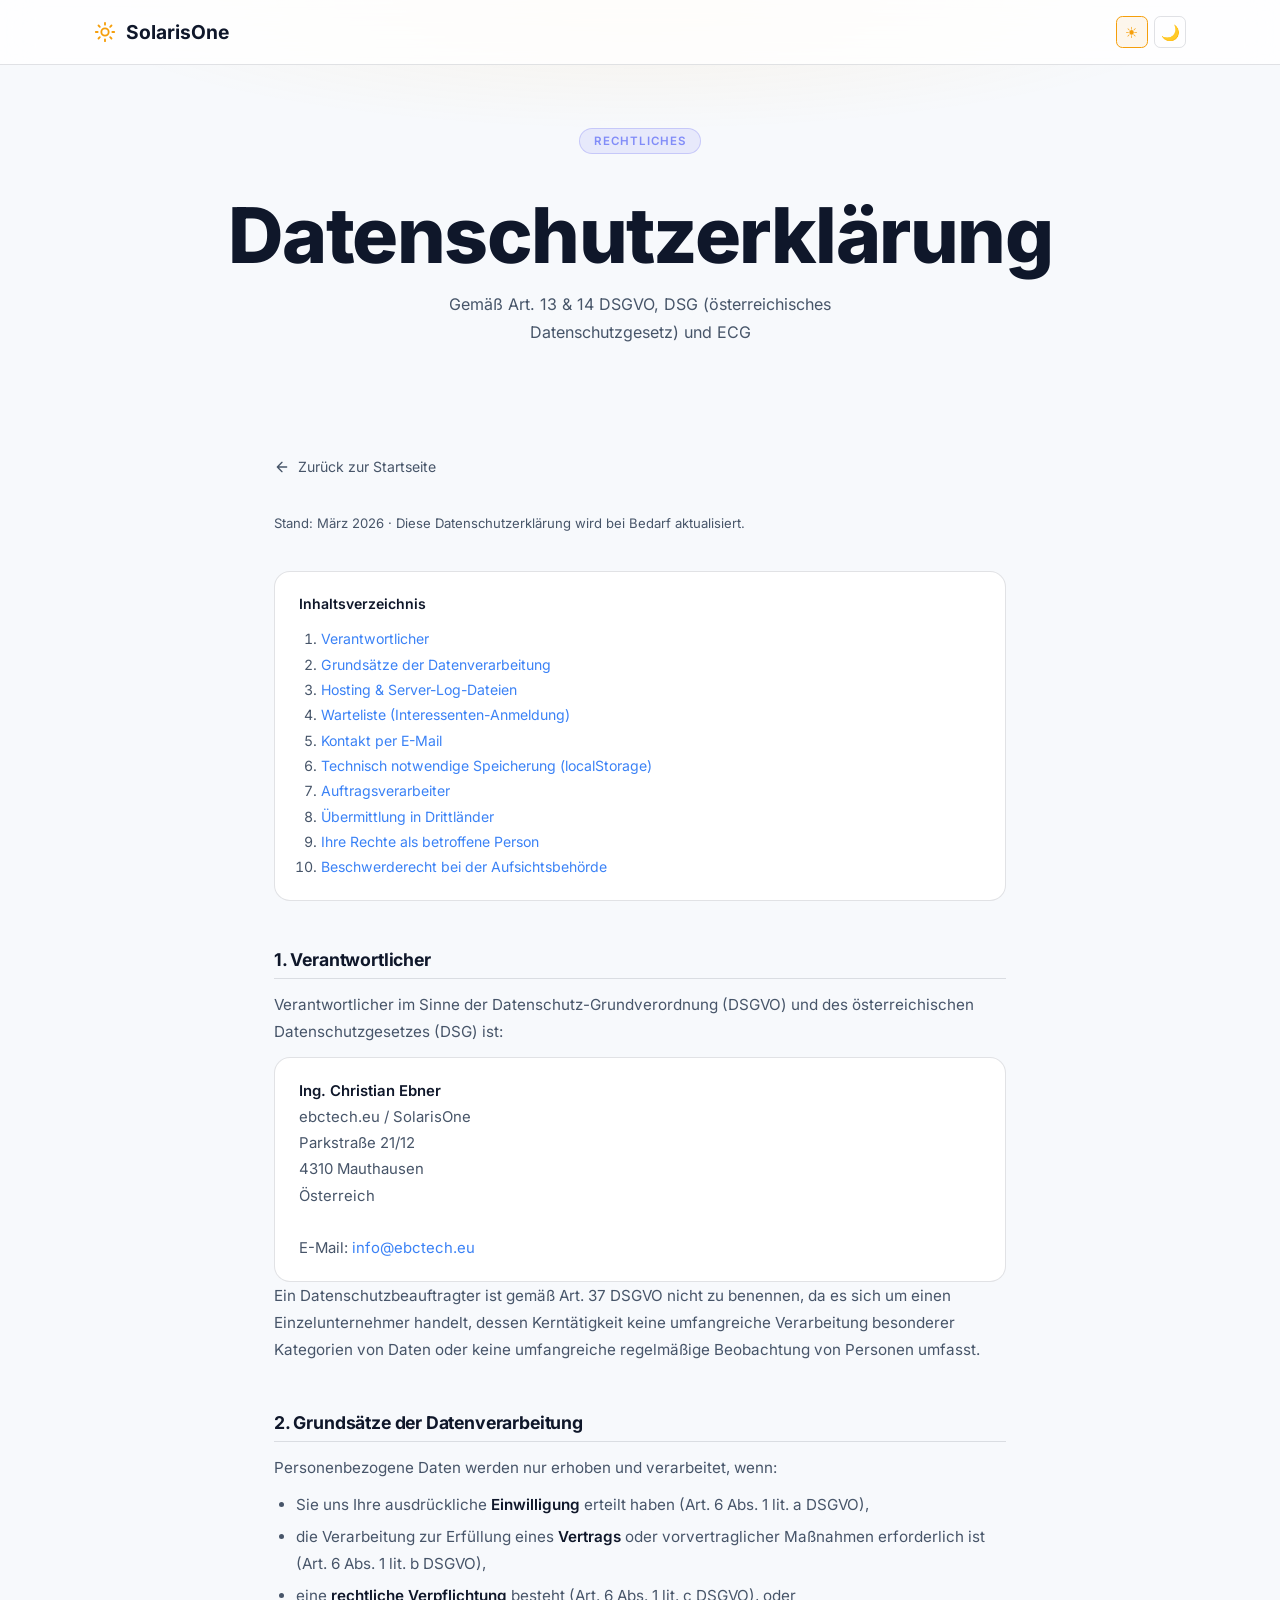
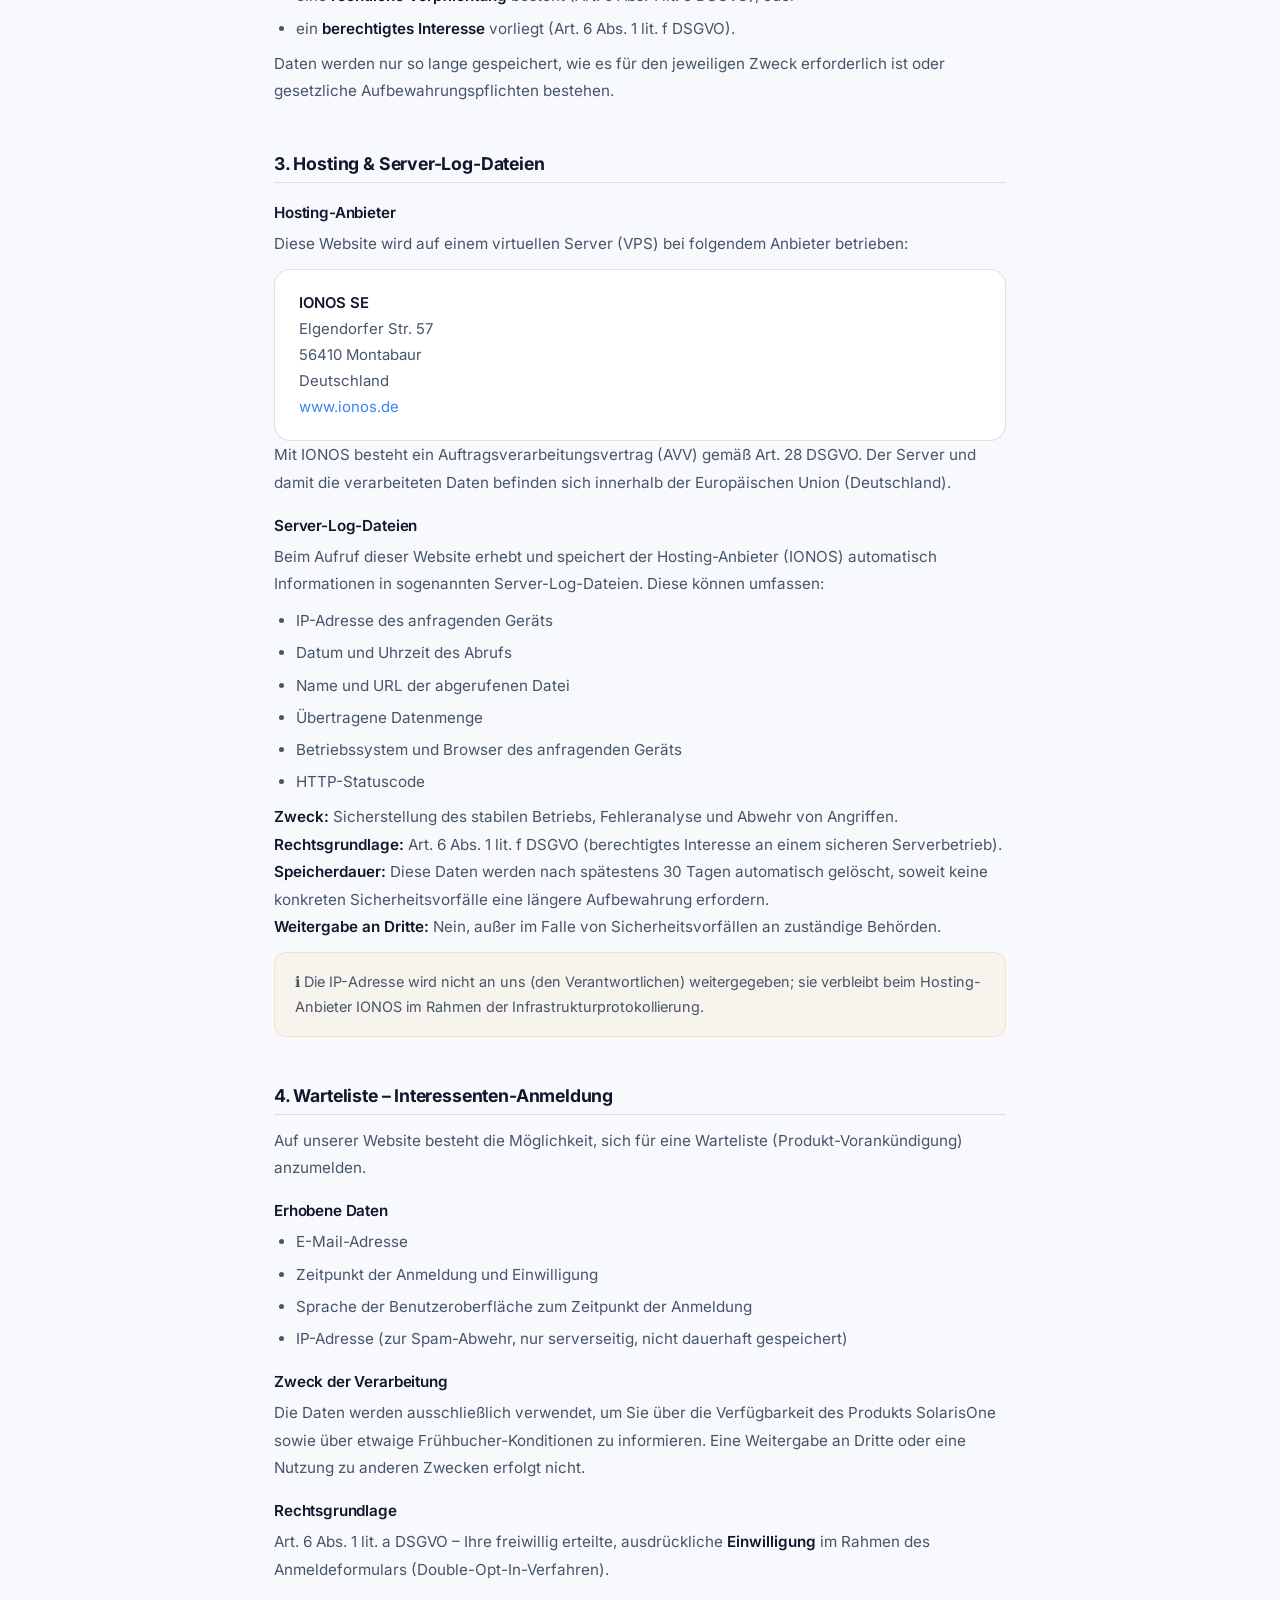
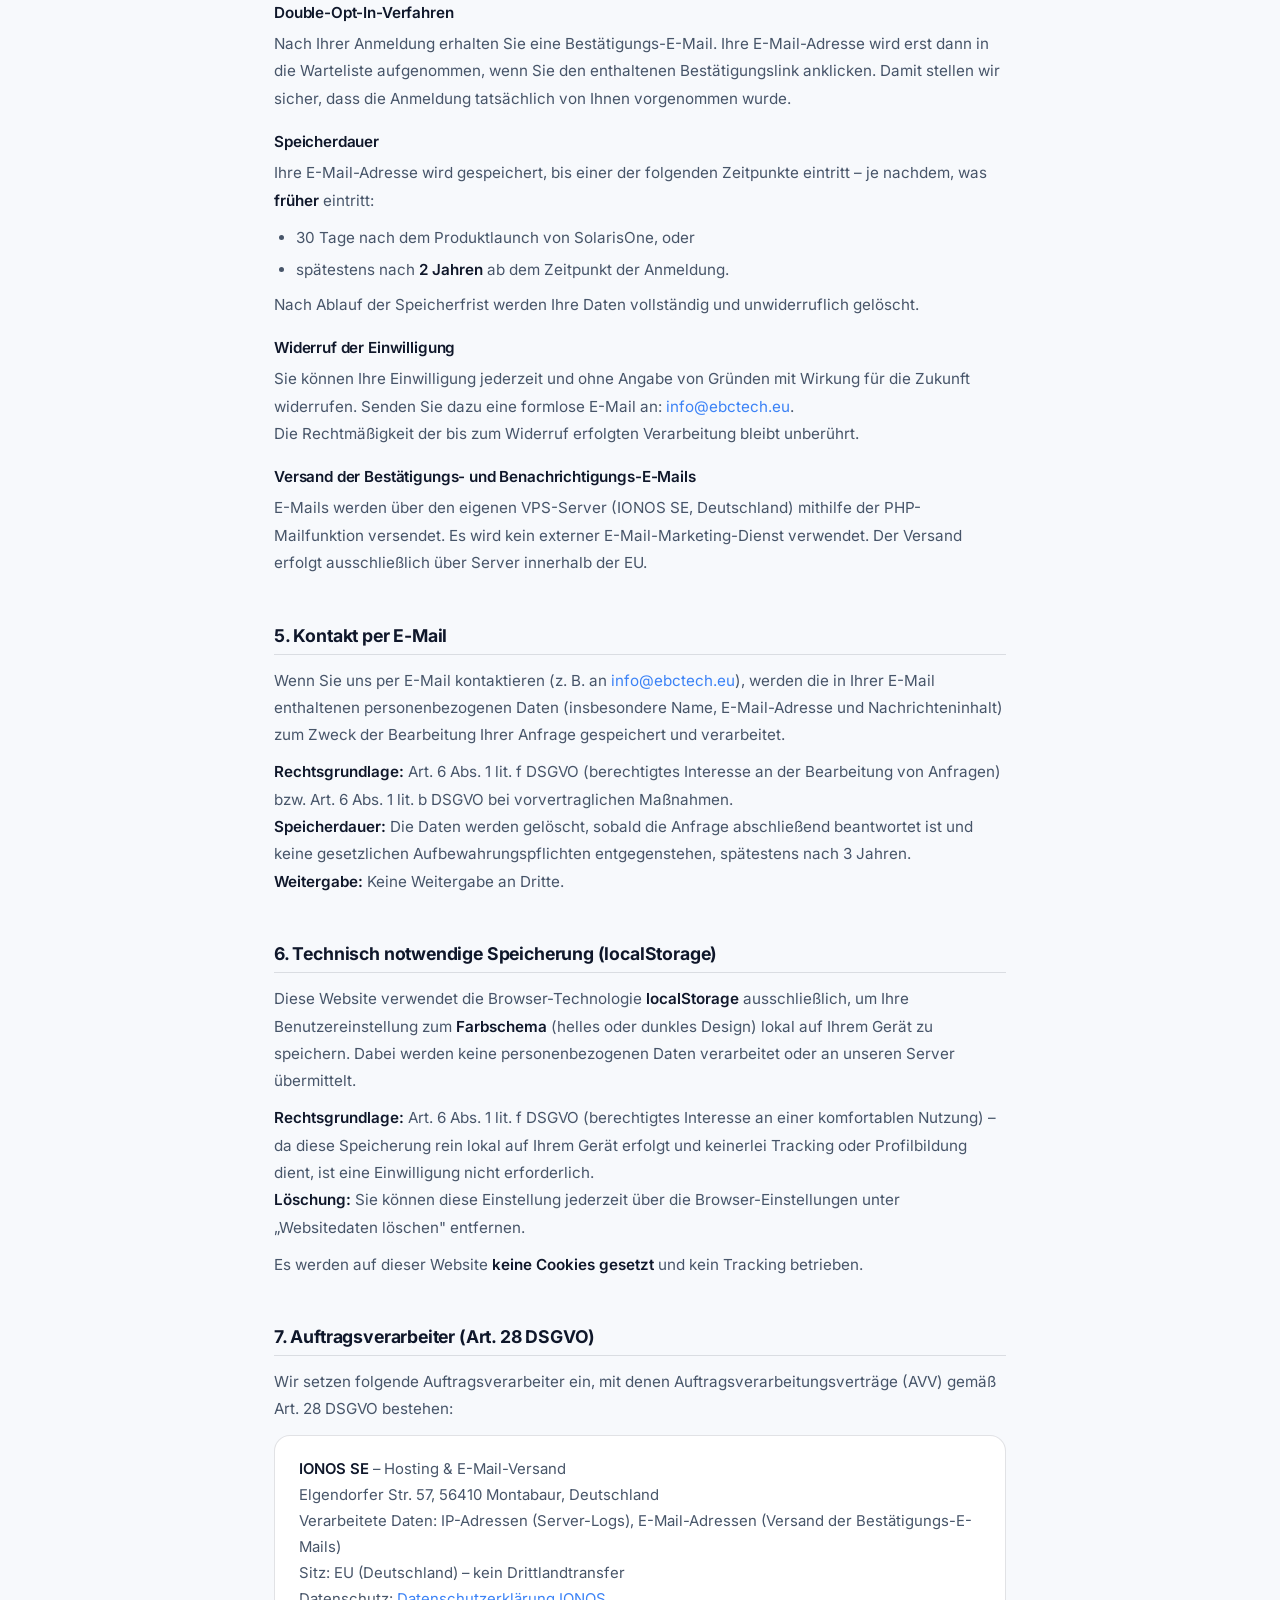
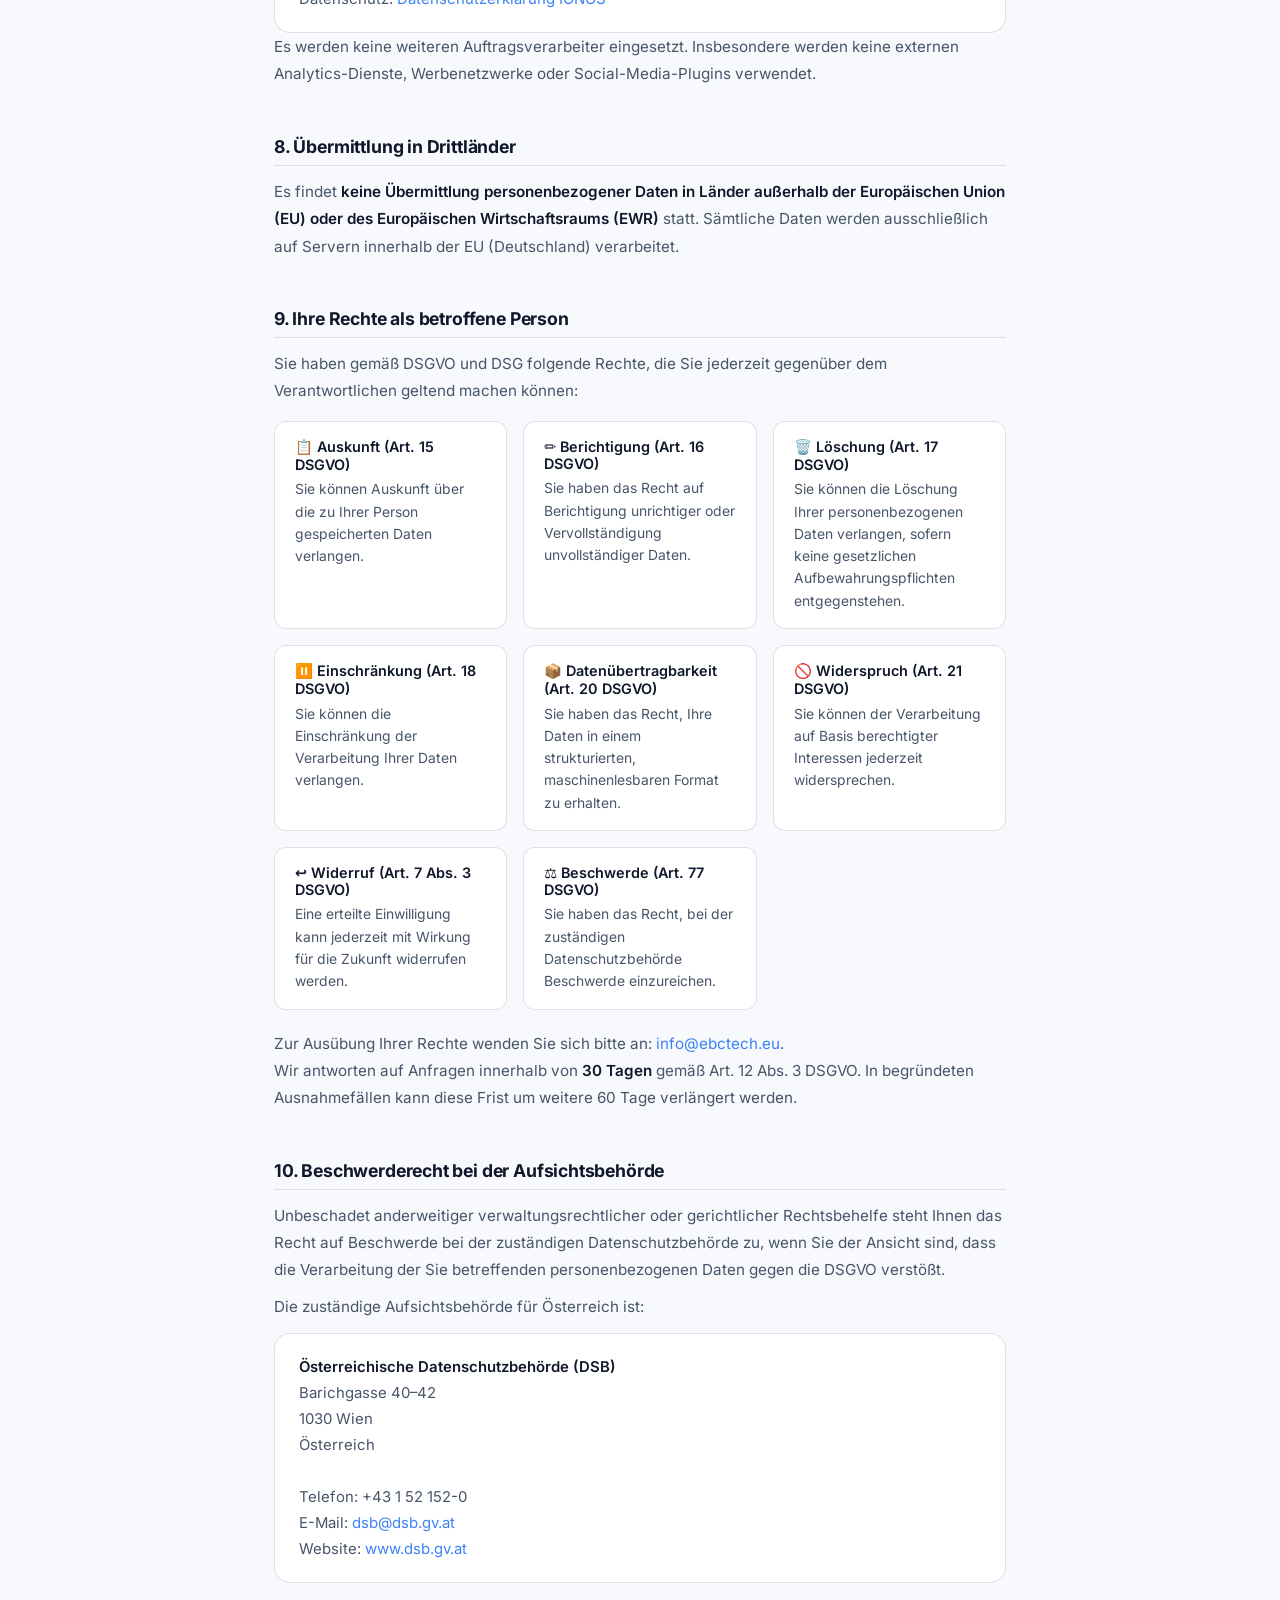
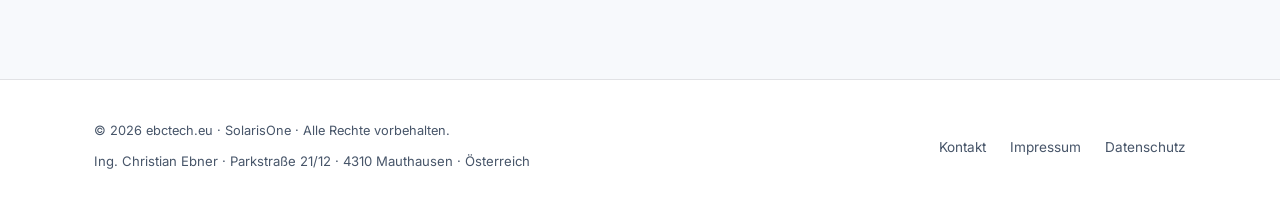
<file: datenschutz.html>
<!DOCTYPE html>
<html lang="de">
<head>
  <meta charset="UTF-8" />
  <meta name="viewport" content="width=device-width, initial-scale=1.0" />
  <title>Datenschutzerklärung – SolarisOne</title>
  <meta name="description" content="Datenschutzerklärung von SolarisOne gemäß DSGVO und österreichischem DSG." />
  <meta name="robots" content="noindex, nofollow" />
  <link rel="stylesheet" href="./fonts.css" />
  <link rel="stylesheet" href="./styles.css" />
  <style>
    /* ── Seiten-spezifische Stile (ident mit impressum.html) ── */
    .legal-hero {
      padding: 8rem 1.5rem 3.5rem;
      text-align: center;
      background:
        radial-gradient(ellipse 70% 50% at 50% 0%, rgba(245,158,11,0.08) 0%, transparent 65%),
        var(--bg);
    }
    .legal-hero h1 { margin-bottom: 0.75rem; }
    .legal-hero .sub {
      max-width: 520px; margin: 0 auto;
      font-size: 1rem; color: var(--muted);
    }

    .legal-body {
      max-width: 780px;
      margin: 0 auto;
      padding: 3.5rem 1.5rem 6rem;
    }

    .legal-section {
      margin-bottom: 3rem;
    }
    .legal-section:last-child { margin-bottom: 0; }

    .legal-section h2 {
      font-size: 1.1rem;
      font-weight: 700;
      color: var(--text);
      margin-bottom: 0.75rem;
      padding-bottom: 0.5rem;
      border-bottom: 1px solid var(--border);
      letter-spacing: -0.01em;
    }

    .legal-section h3 {
      font-size: 0.95rem;
      font-weight: 600;
      color: var(--text);
      margin: 1.25rem 0 0.5rem;
    }

    .legal-section p,
    .legal-section address {
      font-size: 0.95rem;
      line-height: 1.8;
      color: var(--muted);
      font-style: normal;
      margin-bottom: 0.6rem;
    }
    .legal-section p:last-child { margin-bottom: 0; }

    .legal-section a {
      color: var(--accent2);
      text-decoration: none;
    }
    .legal-section a:hover { text-decoration: underline; }

    .legal-section strong {
      color: var(--text);
      font-weight: 600;
    }

    .legal-section ul {
      padding-left: 1.4rem;
      margin: 0.5rem 0;
      color: var(--muted);
      font-size: 0.95rem;
      line-height: 1.8;
    }
    .legal-section ul li { margin-bottom: 0.3rem; }

    .legal-badge {
      display: block;
      width: fit-content;
      margin: 0 auto 2.5rem;
      background: rgba(99,102,241,0.1); border: 1px solid rgba(99,102,241,0.25);
      color: #818cf8; padding: 0.3rem 0.9rem; border-radius: 9999px;
      font-size: 0.72rem; font-weight: 600; letter-spacing: 0.08em;
      text-transform: uppercase;
    }

    .back-link {
      display: inline-flex; align-items: center; gap: 0.5rem;
      color: var(--muted); text-decoration: none; font-size: 0.88rem;
      transition: color 0.2s; margin-bottom: 2.5rem;
    }
    .back-link:hover { color: var(--text); }

    .legal-card {
      background: var(--card);
      border: 1px solid var(--border);
      border-radius: var(--radius);
      padding: 1.25rem 1.5rem;
      margin-top: 0.75rem;
      font-size: 0.93rem;
      line-height: 1.75;
      color: var(--muted);
    }
    .legal-card strong { color: var(--text); }

    .rights-grid {
      display: grid;
      grid-template-columns: repeat(auto-fit, minmax(220px, 1fr));
      gap: 1rem;
      margin-top: 1rem;
    }
    .right-card {
      background: var(--card);
      border: 1px solid var(--border);
      border-radius: 0.75rem;
      padding: 1rem 1.25rem;
    }
    .right-card strong {
      display: block;
      color: var(--text);
      font-size: 0.9rem;
      font-weight: 600;
      margin-bottom: 0.35rem;
    }
    .right-card p {
      font-size: 0.87rem;
      margin: 0;
      line-height: 1.6;
    }

    .toc {
      background: var(--card);
      border: 1px solid var(--border);
      border-radius: var(--radius);
      padding: 1.25rem 1.5rem;
      margin-bottom: 3rem;
    }
    .toc p {
      font-size: 0.88rem;
      font-weight: 600;
      color: var(--text);
      margin-bottom: 0.6rem;
    }
    .toc ol {
      padding-left: 1.4rem;
      margin: 0;
      font-size: 0.88rem;
      line-height: 1.8;
      color: var(--muted);
    }
    .toc ol li a {
      color: var(--accent2);
      text-decoration: none;
    }
    .toc ol li a:hover { text-decoration: underline; }

    .last-updated {
      font-size: 0.82rem;
      color: var(--muted);
      margin-bottom: 2.5rem;
      display: block;
    }

    .highlight-box {
      background: rgba(245,158,11,0.06);
      border: 1px solid rgba(245,158,11,0.2);
      border-radius: 0.75rem;
      padding: 1rem 1.25rem;
      margin-top: 0.75rem;
      font-size: 0.9rem;
      color: var(--muted);
      line-height: 1.75;
    }
  </style>
</head>
<body>

<!-- ─── Nav ─────────────────────────────────────────────────── -->
<nav>
  <div class="nav-inner">
    <a href="./index.html" class="nav-logo">
      <svg width="22" height="22" viewBox="0 0 24 24" fill="none" stroke="currentColor" stroke-width="2" stroke-linecap="round" stroke-linejoin="round">
        <circle cx="12" cy="12" r="4"/>
        <path d="M12 2v2M12 20v2M4.93 4.93l1.41 1.41M17.66 17.66l1.41 1.41M2 12h2M20 12h2M6.34 17.66l-1.41 1.41M19.07 4.93l-1.41 1.41"/>
      </svg>
      SolarisOne
    </a>
    <div class="theme-switcher" style="margin-left:auto;">
      <button class="theme-btn active" type="button" onclick="setTheme('light')" data-theme-target="light" aria-label="Helles Theme">☀️</button>
      <button class="theme-btn" type="button" onclick="setTheme('dark')" data-theme-target="dark" aria-label="Dunkles Theme">🌙</button>
    </div>
  </div>
</nav>

<!-- ─── Hero ─────────────────────────────────────────────────── -->
<div class="legal-hero">
  <div class="legal-badge">Rechtliches</div>
  <h1>Datenschutzerklärung</h1>
  <p class="sub">Gemäß Art. 13 &amp; 14 DSGVO, DSG (österreichisches Datenschutzgesetz) und ECG</p>
</div>

<!-- ─── Inhalt ────────────────────────────────────────────────── -->
<div class="legal-body">

  <a href="./index.html" class="back-link">
    <svg width="16" height="16" viewBox="0 0 24 24" fill="none" stroke="currentColor" stroke-width="2" stroke-linecap="round" stroke-linejoin="round"><path d="M19 12H5M12 19l-7-7 7-7"/></svg>
    Zurück zur Startseite
  </a>

  <span class="last-updated">Stand: März 2026 · Diese Datenschutzerklärung wird bei Bedarf aktualisiert.</span>

  <!-- Inhaltsverzeichnis -->
  <div class="toc">
    <p>Inhaltsverzeichnis</p>
    <ol>
      <li><a href="#verantwortlicher">Verantwortlicher</a></li>
      <li><a href="#grundsaetze">Grundsätze der Datenverarbeitung</a></li>
      <li><a href="#hosting">Hosting &amp; Server-Log-Dateien</a></li>
      <li><a href="#warteliste">Warteliste (Interessenten-Anmeldung)</a></li>
      <li><a href="#kontakt">Kontakt per E-Mail</a></li>
      <li><a href="#technisch">Technisch notwendige Speicherung (localStorage)</a></li>
      <li><a href="#auftragsverarbeiter">Auftragsverarbeiter</a></li>
      <li><a href="#drittlaender">Übermittlung in Drittländer</a></li>
      <li><a href="#rechte">Ihre Rechte als betroffene Person</a></li>
      <li><a href="#behoerde">Beschwerderecht bei der Aufsichtsbehörde</a></li>
    </ol>
  </div>

  <!-- 1. Verantwortlicher -->
  <div class="legal-section" id="verantwortlicher">
    <h2>1. Verantwortlicher</h2>
    <p>Verantwortlicher im Sinne der Datenschutz-Grundverordnung (DSGVO) und des österreichischen Datenschutzgesetzes (DSG) ist:</p>
    <div class="legal-card">
      <strong>Ing. Christian Ebner</strong><br />
      ebctech.eu / SolarisOne<br />
      Parkstraße 21/12<br />
      4310 Mauthausen<br />
      Österreich<br /><br />
      E-Mail: <a href="mailto:info@ebctech.eu">info@ebctech.eu</a>
    </div>
    <p>Ein Datenschutzbeauftragter ist gemäß Art. 37 DSGVO nicht zu benennen, da es sich um einen Einzelunternehmer handelt, dessen Kerntätigkeit keine umfangreiche Verarbeitung besonderer Kategorien von Daten oder keine umfangreiche regelmäßige Beobachtung von Personen umfasst.</p>
  </div>

  <!-- 2. Grundsätze -->
  <div class="legal-section" id="grundsaetze">
    <h2>2. Grundsätze der Datenverarbeitung</h2>
    <p>Personenbezogene Daten werden nur erhoben und verarbeitet, wenn:</p>
    <ul>
      <li>Sie uns Ihre ausdrückliche <strong>Einwilligung</strong> erteilt haben (Art. 6 Abs. 1 lit. a DSGVO),</li>
      <li>die Verarbeitung zur Erfüllung eines <strong>Vertrags</strong> oder vorvertraglicher Maßnahmen erforderlich ist (Art. 6 Abs. 1 lit. b DSGVO),</li>
      <li>eine <strong>rechtliche Verpflichtung</strong> besteht (Art. 6 Abs. 1 lit. c DSGVO), oder</li>
      <li>ein <strong>berechtigtes Interesse</strong> vorliegt (Art. 6 Abs. 1 lit. f DSGVO).</li>
    </ul>
    <p>Daten werden nur so lange gespeichert, wie es für den jeweiligen Zweck erforderlich ist oder gesetzliche Aufbewahrungspflichten bestehen.</p>
  </div>

  <!-- 3. Hosting -->
  <div class="legal-section" id="hosting">
    <h2>3. Hosting &amp; Server-Log-Dateien</h2>
    <h3>Hosting-Anbieter</h3>
    <p>Diese Website wird auf einem virtuellen Server (VPS) bei folgendem Anbieter betrieben:</p>
    <div class="legal-card">
      <strong>IONOS SE</strong><br />
      Elgendorfer Str. 57<br />
      56410 Montabaur<br />
      Deutschland<br />
      <a href="https://www.ionos.de" target="_blank" rel="noopener noreferrer">www.ionos.de</a>
    </div>
    <p>Mit IONOS besteht ein Auftragsverarbeitungsvertrag (AVV) gemäß Art. 28 DSGVO. Der Server und damit die verarbeiteten Daten befinden sich innerhalb der Europäischen Union (Deutschland).</p>

    <h3>Server-Log-Dateien</h3>
    <p>Beim Aufruf dieser Website erhebt und speichert der Hosting-Anbieter (IONOS) automatisch Informationen in sogenannten Server-Log-Dateien. Diese können umfassen:</p>
    <ul>
      <li>IP-Adresse des anfragenden Geräts</li>
      <li>Datum und Uhrzeit des Abrufs</li>
      <li>Name und URL der abgerufenen Datei</li>
      <li>Übertragene Datenmenge</li>
      <li>Betriebssystem und Browser des anfragenden Geräts</li>
      <li>HTTP-Statuscode</li>
    </ul>
    <p>
      <strong>Zweck:</strong> Sicherstellung des stabilen Betriebs, Fehleranalyse und Abwehr von Angriffen.<br />
      <strong>Rechtsgrundlage:</strong> Art. 6 Abs. 1 lit. f DSGVO (berechtigtes Interesse an einem sicheren Serverbetrieb).<br />
      <strong>Speicherdauer:</strong> Diese Daten werden nach spätestens 30 Tagen automatisch gelöscht, soweit keine konkreten Sicherheitsvorfälle eine längere Aufbewahrung erfordern.<br />
      <strong>Weitergabe an Dritte:</strong> Nein, außer im Falle von Sicherheitsvorfällen an zuständige Behörden.
    </p>
    <div class="highlight-box">
      ℹ️ Die IP-Adresse wird nicht an uns (den Verantwortlichen) weitergegeben; sie verbleibt beim Hosting-Anbieter IONOS im Rahmen der Infrastrukturprotokollierung.
    </div>
  </div>

  <!-- 4. Warteliste -->
  <div class="legal-section" id="warteliste">
    <h2>4. Warteliste – Interessenten-Anmeldung</h2>
    <p>Auf unserer Website besteht die Möglichkeit, sich für eine Warteliste (Produkt-Vorankündigung) anzumelden.</p>

    <h3>Erhobene Daten</h3>
    <ul>
      <li>E-Mail-Adresse</li>
      <li>Zeitpunkt der Anmeldung und Einwilligung</li>
      <li>Sprache der Benutzeroberfläche zum Zeitpunkt der Anmeldung</li>
      <li>IP-Adresse (zur Spam-Abwehr, nur serverseitig, nicht dauerhaft gespeichert)</li>
    </ul>

    <h3>Zweck der Verarbeitung</h3>
    <p>Die Daten werden ausschließlich verwendet, um Sie über die Verfügbarkeit des Produkts SolarisOne sowie über etwaige Frühbucher-Konditionen zu informieren. Eine Weitergabe an Dritte oder eine Nutzung zu anderen Zwecken erfolgt nicht.</p>

    <h3>Rechtsgrundlage</h3>
    <p>Art. 6 Abs. 1 lit. a DSGVO – Ihre freiwillig erteilte, ausdrückliche <strong>Einwilligung</strong> im Rahmen des Anmeldeformulars (Double-Opt-In-Verfahren).</p>

    <h3>Double-Opt-In-Verfahren</h3>
    <p>Nach Ihrer Anmeldung erhalten Sie eine Bestätigungs-E-Mail. Ihre E-Mail-Adresse wird erst dann in die Warteliste aufgenommen, wenn Sie den enthaltenen Bestätigungslink anklicken. Damit stellen wir sicher, dass die Anmeldung tatsächlich von Ihnen vorgenommen wurde.</p>

    <h3>Speicherdauer</h3>
    <p>Ihre E-Mail-Adresse wird gespeichert, bis einer der folgenden Zeitpunkte eintritt – je nachdem, was <strong>früher</strong> eintritt:</p>
    <ul>
      <li>30 Tage nach dem Produktlaunch von SolarisOne, oder</li>
      <li>spätestens nach <strong>2 Jahren</strong> ab dem Zeitpunkt der Anmeldung.</li>
    </ul>
    <p>Nach Ablauf der Speicherfrist werden Ihre Daten vollständig und unwiderruflich gelöscht.</p>

    <h3>Widerruf der Einwilligung</h3>
    <p>
      Sie können Ihre Einwilligung jederzeit und ohne Angabe von Gründen mit Wirkung für die Zukunft widerrufen. Senden Sie dazu eine formlose E-Mail an:
      <a href="mailto:info@ebctech.eu">info@ebctech.eu</a>.<br />
      Die Rechtmäßigkeit der bis zum Widerruf erfolgten Verarbeitung bleibt unberührt.
    </p>

    <h3>Versand der Bestätigungs- und Benachrichtigungs-E-Mails</h3>
    <p>E-Mails werden über den eigenen VPS-Server (IONOS SE, Deutschland) mithilfe der PHP-Mailfunktion versendet. Es wird kein externer E-Mail-Marketing-Dienst verwendet. Der Versand erfolgt ausschließlich über Server innerhalb der EU.</p>
  </div>

  <!-- 5. Kontakt per E-Mail -->
  <div class="legal-section" id="kontakt">
    <h2>5. Kontakt per E-Mail</h2>
    <p>
      Wenn Sie uns per E-Mail kontaktieren (z. B. an <a href="mailto:info@ebctech.eu">info@ebctech.eu</a>), werden die in Ihrer E-Mail enthaltenen personenbezogenen Daten (insbesondere Name, E-Mail-Adresse und Nachrichteninhalt) zum Zweck der Bearbeitung Ihrer Anfrage gespeichert und verarbeitet.
    </p>
    <p>
      <strong>Rechtsgrundlage:</strong> Art. 6 Abs. 1 lit. f DSGVO (berechtigtes Interesse an der Bearbeitung von Anfragen) bzw. Art. 6 Abs. 1 lit. b DSGVO bei vorvertraglichen Maßnahmen.<br />
      <strong>Speicherdauer:</strong> Die Daten werden gelöscht, sobald die Anfrage abschließend beantwortet ist und keine gesetzlichen Aufbewahrungspflichten entgegenstehen, spätestens nach 3 Jahren.<br />
      <strong>Weitergabe:</strong> Keine Weitergabe an Dritte.
    </p>
  </div>

  <!-- 6. localStorage -->
  <div class="legal-section" id="technisch">
    <h2>6. Technisch notwendige Speicherung (localStorage)</h2>
    <p>
      Diese Website verwendet die Browser-Technologie <strong>localStorage</strong> ausschließlich, um Ihre Benutzereinstellung zum <strong>Farbschema</strong> (helles oder dunkles Design) lokal auf Ihrem Gerät zu speichern. Dabei werden keine personenbezogenen Daten verarbeitet oder an unseren Server übermittelt.
    </p>
    <p>
      <strong>Rechtsgrundlage:</strong> Art. 6 Abs. 1 lit. f DSGVO (berechtigtes Interesse an einer komfortablen Nutzung) – da diese Speicherung rein lokal auf Ihrem Gerät erfolgt und keinerlei Tracking oder Profilbildung dient, ist eine Einwilligung nicht erforderlich.<br />
      <strong>Löschung:</strong> Sie können diese Einstellung jederzeit über die Browser-Einstellungen unter „Websitedaten löschen" entfernen.
    </p>
    <p>Es werden auf dieser Website <strong>keine Cookies gesetzt</strong> und kein Tracking betrieben.</p>
  </div>

  <!-- 7. Auftragsverarbeiter -->
  <div class="legal-section" id="auftragsverarbeiter">
    <h2>7. Auftragsverarbeiter (Art. 28 DSGVO)</h2>
    <p>Wir setzen folgende Auftragsverarbeiter ein, mit denen Auftragsverarbeitungsverträge (AVV) gemäß Art. 28 DSGVO bestehen:</p>
    <div class="legal-card">
      <strong>IONOS SE</strong> – Hosting &amp; E-Mail-Versand<br />
      Elgendorfer Str. 57, 56410 Montabaur, Deutschland<br />
      Verarbeitete Daten: IP-Adressen (Server-Logs), E-Mail-Adressen (Versand der Bestätigungs-E-Mails)<br />
      Sitz: EU (Deutschland) – kein Drittlandtransfer<br />
      Datenschutz: <a href="https://www.ionos.de/terms-gtc/datenschutzerklaerung/" target="_blank" rel="noopener noreferrer">Datenschutzerklärung IONOS</a>
    </div>
    <p>Es werden keine weiteren Auftragsverarbeiter eingesetzt. Insbesondere werden keine externen Analytics-Dienste, Werbenetzwerke oder Social-Media-Plugins verwendet.</p>
  </div>

  <!-- 8. Drittländer -->
  <div class="legal-section" id="drittlaender">
    <h2>8. Übermittlung in Drittländer</h2>
    <p>
      Es findet <strong>keine Übermittlung personenbezogener Daten in Länder außerhalb der Europäischen Union (EU) oder des Europäischen Wirtschaftsraums (EWR)</strong> statt. Sämtliche Daten werden ausschließlich auf Servern innerhalb der EU (Deutschland) verarbeitet.
    </p>
    
  </div>

  <!-- 9. Betroffenenrechte -->
  <div class="legal-section" id="rechte">
    <h2>9. Ihre Rechte als betroffene Person</h2>
    <p>Sie haben gemäß DSGVO und DSG folgende Rechte, die Sie jederzeit gegenüber dem Verantwortlichen geltend machen können:</p>

    <div class="rights-grid">
      <div class="right-card">
        <strong>📋 Auskunft (Art. 15 DSGVO)</strong>
        <p>Sie können Auskunft über die zu Ihrer Person gespeicherten Daten verlangen.</p>
      </div>
      <div class="right-card">
        <strong>✏️ Berichtigung (Art. 16 DSGVO)</strong>
        <p>Sie haben das Recht auf Berichtigung unrichtiger oder Vervollständigung unvollständiger Daten.</p>
      </div>
      <div class="right-card">
        <strong>🗑️ Löschung (Art. 17 DSGVO)</strong>
        <p>Sie können die Löschung Ihrer personenbezogenen Daten verlangen, sofern keine gesetzlichen Aufbewahrungspflichten entgegenstehen.</p>
      </div>
      <div class="right-card">
        <strong>⏸️ Einschränkung (Art. 18 DSGVO)</strong>
        <p>Sie können die Einschränkung der Verarbeitung Ihrer Daten verlangen.</p>
      </div>
      <div class="right-card">
        <strong>📦 Datenübertragbarkeit (Art. 20 DSGVO)</strong>
        <p>Sie haben das Recht, Ihre Daten in einem strukturierten, maschinenlesbaren Format zu erhalten.</p>
      </div>
      <div class="right-card">
        <strong>🚫 Widerspruch (Art. 21 DSGVO)</strong>
        <p>Sie können der Verarbeitung auf Basis berechtigter Interessen jederzeit widersprechen.</p>
      </div>
      <div class="right-card">
        <strong>↩️ Widerruf (Art. 7 Abs. 3 DSGVO)</strong>
        <p>Eine erteilte Einwilligung kann jederzeit mit Wirkung für die Zukunft widerrufen werden.</p>
      </div>
      <div class="right-card">
        <strong>⚖️ Beschwerde (Art. 77 DSGVO)</strong>
        <p>Sie haben das Recht, bei der zuständigen Datenschutzbehörde Beschwerde einzureichen.</p>
      </div>
    </div>

    <p style="margin-top:1.25rem;">
      Zur Ausübung Ihrer Rechte wenden Sie sich bitte an:
      <a href="mailto:info@ebctech.eu">info@ebctech.eu</a>.<br />
      Wir antworten auf Anfragen innerhalb von <strong>30 Tagen</strong> gemäß Art. 12 Abs. 3 DSGVO. In begründeten Ausnahmefällen kann diese Frist um weitere 60 Tage verlängert werden.
    </p>
  </div>

  <!-- 10. Aufsichtsbehörde -->
  <div class="legal-section" id="behoerde">
    <h2>10. Beschwerderecht bei der Aufsichtsbehörde</h2>
    <p>Unbeschadet anderweitiger verwaltungsrechtlicher oder gerichtlicher Rechtsbehelfe steht Ihnen das Recht auf Beschwerde bei der zuständigen Datenschutzbehörde zu, wenn Sie der Ansicht sind, dass die Verarbeitung der Sie betreffenden personenbezogenen Daten gegen die DSGVO verstößt.</p>
    <p>Die zuständige Aufsichtsbehörde für Österreich ist:</p>
    <div class="legal-card">
      <strong>Österreichische Datenschutzbehörde (DSB)</strong><br />
      Barichgasse 40–42<br />
      1030 Wien<br />
      Österreich<br /><br />
      Telefon: +43 1 52 152-0<br />
      E-Mail: <a href="mailto:dsb@dsb.gv.at">dsb@dsb.gv.at</a><br />
      Website: <a href="https://www.dsb.gv.at" target="_blank" rel="noopener noreferrer">www.dsb.gv.at</a>
    </div>
  </div>

</div>

<!-- ─── Footer ────────────────────────────────────────────────── -->
<footer>
  <div class="container">
    <div class="footer-inner">
      <div class="footer-stack">
        <p class="footer-copy">© 2026 ebctech.eu · SolarisOne · Alle Rechte vorbehalten.</p>
        <p class="footer-meta">Ing. Christian Ebner · Parkstraße 21/12 · 4310 Mauthausen · Österreich</p>
      </div>
      <ul class="footer-links">
        <li><a href="mailto:info@ebctech.eu">Kontakt</a></li>
        <li><a href="./impressum.html">Impressum</a></li>
        <li><a href="./datenschutz.html" aria-current="page">Datenschutz</a></li>
      </ul>
    </div>
  </div>
</footer>

<script>
  function setTheme(theme) {
    document.documentElement.dataset.theme = theme;
    localStorage.setItem('theme', theme);
    document.querySelectorAll('.theme-btn').forEach(btn => {
      btn.classList.toggle('active', btn.dataset.themeTarget === theme);
    });
  }
  const savedTheme = localStorage.getItem('theme');
  setTheme(savedTheme || 'light');
</script>
</body>
</html>
</file>
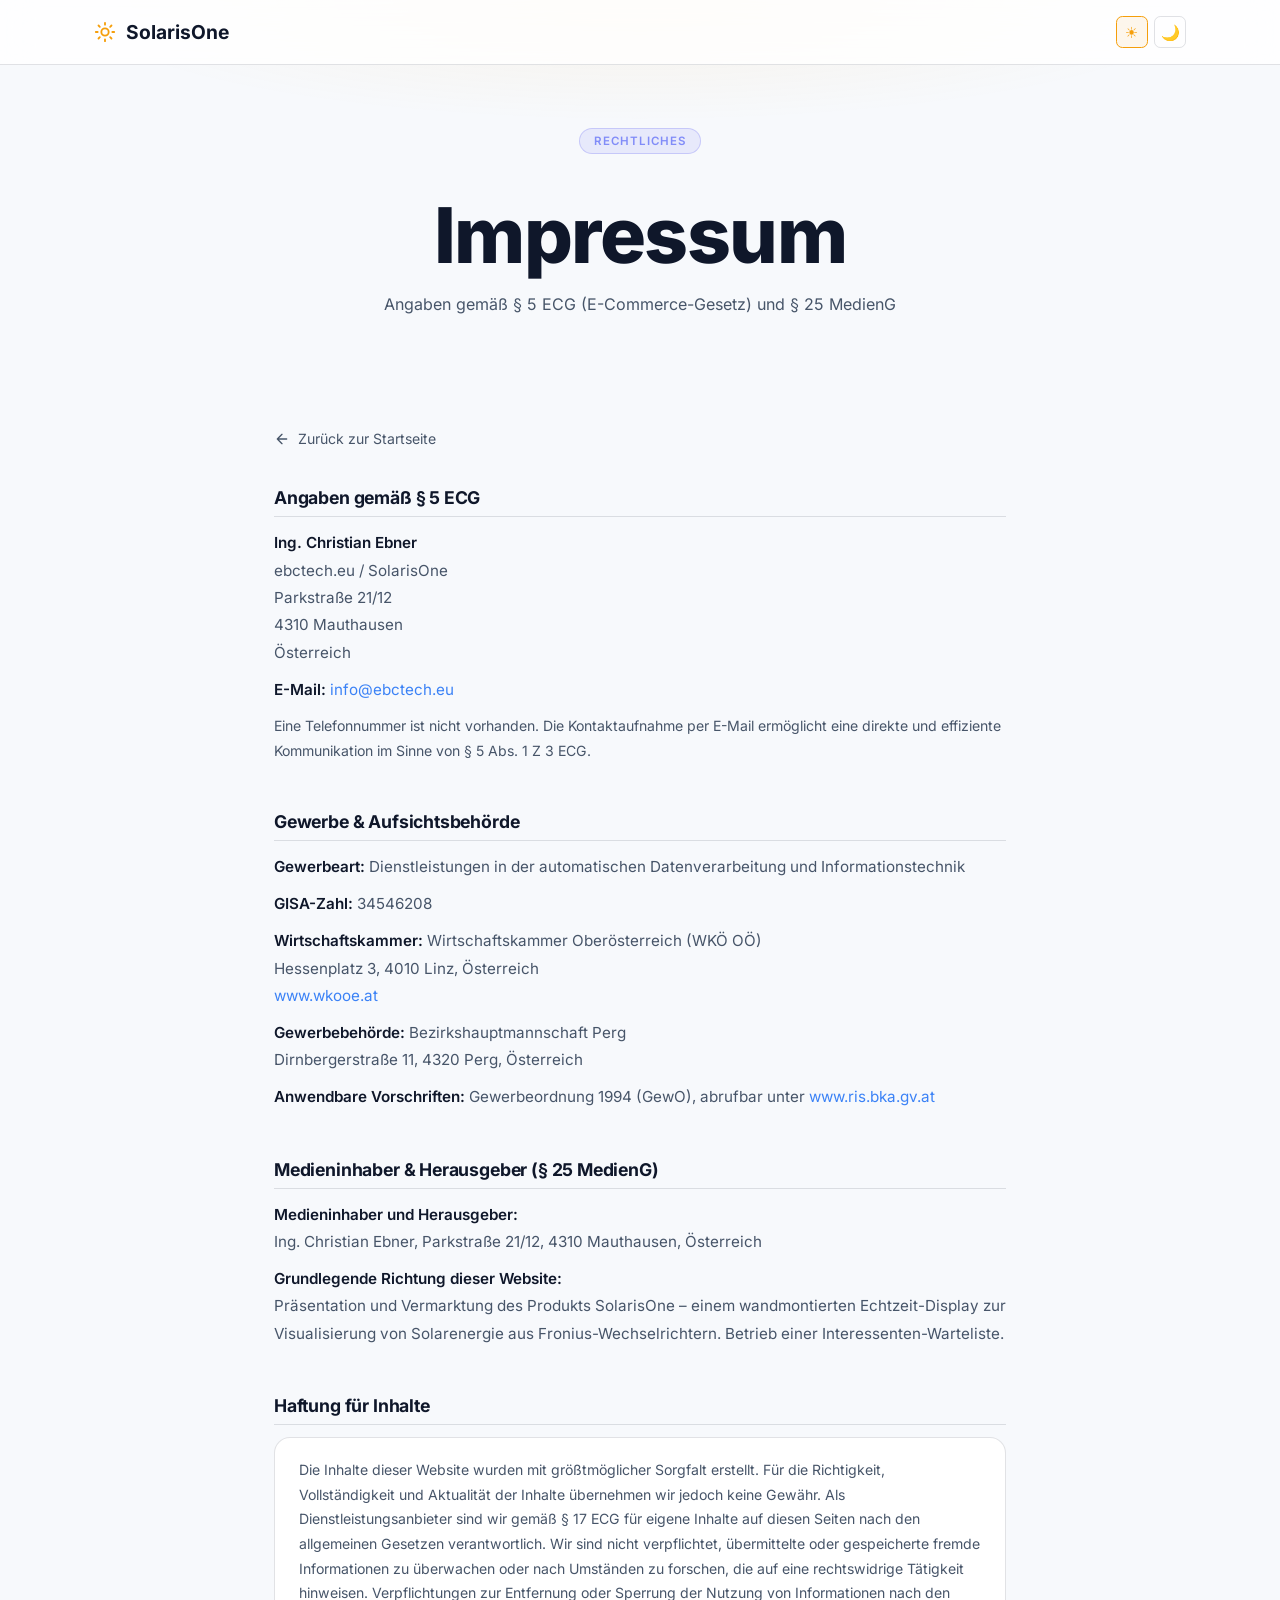
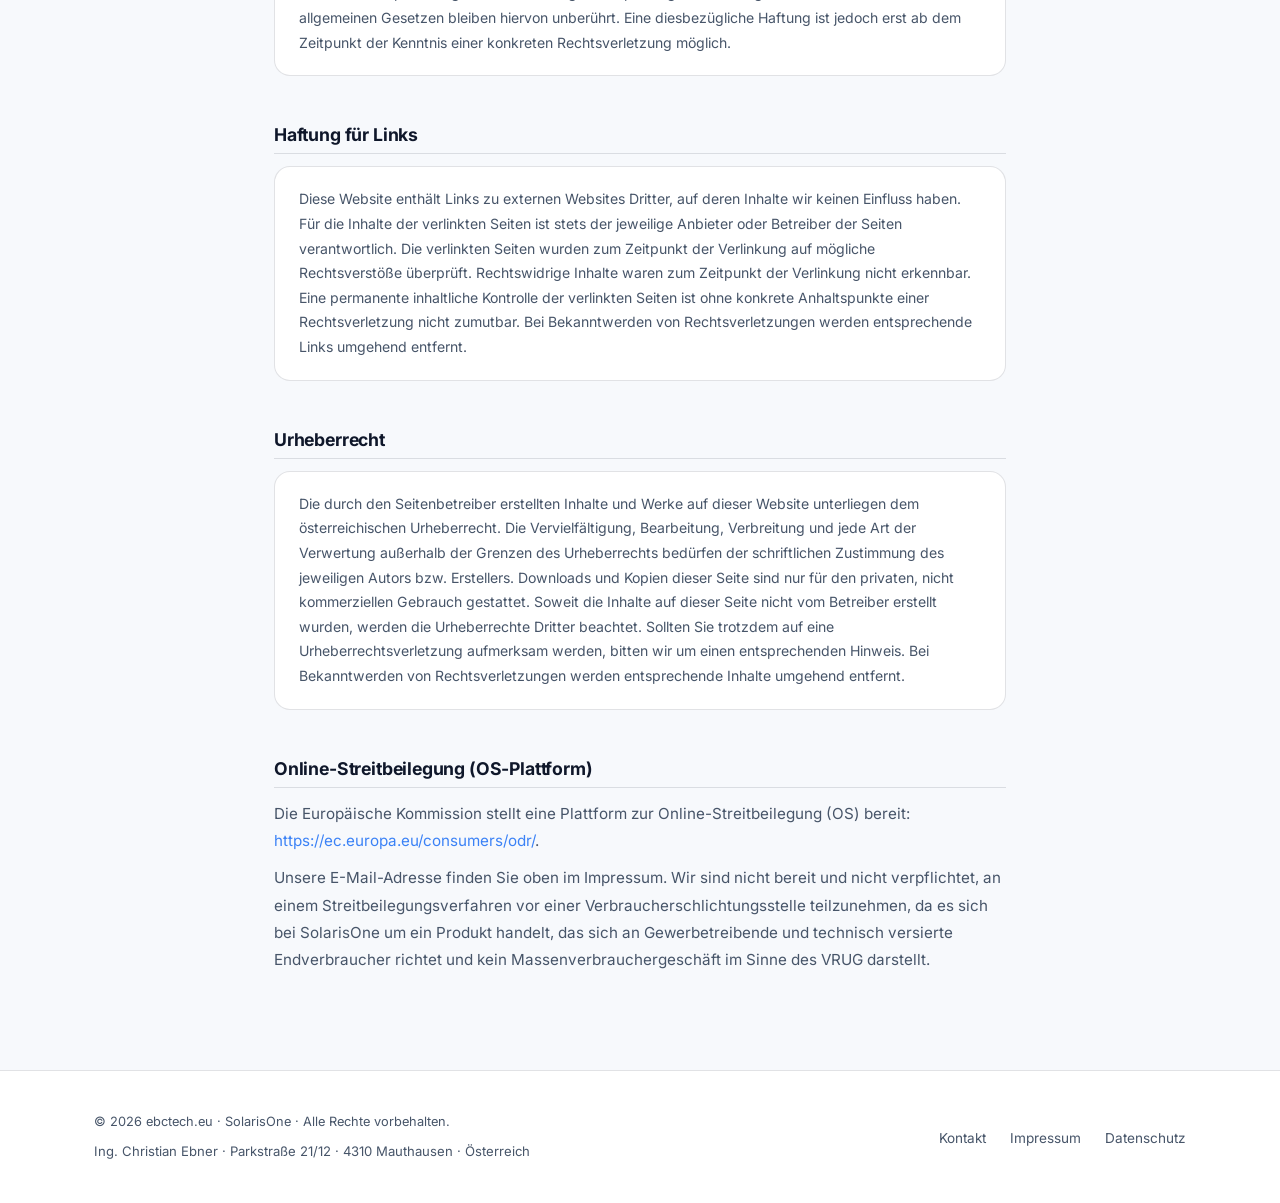
<file: impressum.html>
<!DOCTYPE html>
<html lang="de">
<head>
  <meta charset="UTF-8" />
  <meta name="viewport" content="width=device-width, initial-scale=1.0" />
  <title>Impressum – SolarisOne</title>
  <meta name="description" content="Impressum von SolarisOne – Angaben gemäß § 5 ECG und § 25 MedienG." />
  <meta name="robots" content="noindex, nofollow" />
  <link rel="stylesheet" href="./fonts.css" />
  <link rel="stylesheet" href="./styles.css" />
  <style>
    /* ── Seiten-spezifische Stile ── */
    .legal-hero {
      padding: 8rem 1.5rem 3.5rem;
      text-align: center;
      background:
        radial-gradient(ellipse 70% 50% at 50% 0%, rgba(245,158,11,0.08) 0%, transparent 65%),
        var(--bg);
    }
    .legal-hero h1 { margin-bottom: 0.75rem; }
    .legal-hero .sub {
      max-width: 520px; margin: 0 auto;
      font-size: 1rem; color: var(--muted);
    }

    .legal-body {
      max-width: 780px;
      margin: 0 auto;
      padding: 3.5rem 1.5rem 6rem;
    }

    .legal-section {
      margin-bottom: 3rem;
    }
    .legal-section:last-child { margin-bottom: 0; }

    .legal-section h2 {
      font-size: 1.1rem;
      font-weight: 700;
      color: var(--text);
      margin-bottom: 0.75rem;
      padding-bottom: 0.5rem;
      border-bottom: 1px solid var(--border);
      letter-spacing: -0.01em;
    }

    .legal-section p,
    .legal-section address {
      font-size: 0.95rem;
      line-height: 1.8;
      color: var(--muted);
      font-style: normal;
      margin-bottom: 0.6rem;
    }
    .legal-section p:last-child { margin-bottom: 0; }

    .legal-section a {
      color: var(--accent2);
      text-decoration: none;
    }
    .legal-section a:hover { text-decoration: underline; }

    .legal-section strong {
      color: var(--text);
      font-weight: 600;
    }

    .legal-badge {
      display: inline-flex; align-items: center; gap: 0.5rem;
      background: rgba(99,102,241,0.1); border: 1px solid rgba(99,102,241,0.25);
      color: #818cf8; padding: 0.3rem 0.9rem; border-radius: 9999px;
      font-size: 0.72rem; font-weight: 600; letter-spacing: 0.08em;
      text-transform: uppercase; margin-bottom: 2rem;
      display: block; width: fit-content; margin: 0 auto 2.5rem;
    }

    .back-link {
      display: inline-flex; align-items: center; gap: 0.5rem;
      color: var(--muted); text-decoration: none; font-size: 0.88rem;
      transition: color 0.2s; margin-bottom: 2.5rem;
    }
    .back-link:hover { color: var(--text); }
    .back-link svg { flex-shrink: 0; }

    .legal-disclaimer {
      background: var(--card);
      border: 1px solid var(--border);
      border-radius: var(--radius);
      padding: 1.25rem 1.5rem;
      font-size: 0.88rem;
      color: var(--muted);
      line-height: 1.75;
      margin-top: 0.75rem;
    }
  </style>
</head>
<body>

<!-- ─── Nav ─────────────────────────────────────────────────── -->
<nav>
  <div class="nav-inner">
    <a href="./index.html" class="nav-logo">
      <svg width="22" height="22" viewBox="0 0 24 24" fill="none" stroke="currentColor" stroke-width="2" stroke-linecap="round" stroke-linejoin="round">
        <circle cx="12" cy="12" r="4"/>
        <path d="M12 2v2M12 20v2M4.93 4.93l1.41 1.41M17.66 17.66l1.41 1.41M2 12h2M20 12h2M6.34 17.66l-1.41 1.41M19.07 4.93l-1.41 1.41"/>
      </svg>
      SolarisOne
    </a>
    <div class="theme-switcher" style="margin-left:auto;">
      <button class="theme-btn active" type="button" onclick="setTheme('light')" data-theme-target="light" aria-label="Helles Theme">☀️</button>
      <button class="theme-btn" type="button" onclick="setTheme('dark')" data-theme-target="dark" aria-label="Dunkles Theme">🌙</button>
    </div>
  </div>
</nav>

<!-- ─── Hero ─────────────────────────────────────────────────── -->
<div class="legal-hero">
  <div class="legal-badge">Rechtliches</div>
  <h1>Impressum</h1>
  <p class="sub">Angaben gemäß § 5 ECG (E-Commerce-Gesetz) und § 25 MedienG</p>
</div>

<!-- ─── Inhalt ────────────────────────────────────────────────── -->
<div class="legal-body">

  <a href="./index.html" class="back-link">
    <svg width="16" height="16" viewBox="0 0 24 24" fill="none" stroke="currentColor" stroke-width="2" stroke-linecap="round" stroke-linejoin="round"><path d="M19 12H5M12 19l-7-7 7-7"/></svg>
    Zurück zur Startseite
  </a>

  <!-- 1. Angaben gemäß ECG -->
  <div class="legal-section">
    <h2>Angaben gemäß § 5 ECG</h2>
    <address>
      <strong>Ing. Christian Ebner</strong><br />
      ebctech.eu / SolarisOne<br />
      Parkstraße 21/12<br />
      4310 Mauthausen<br />
      Österreich
    </address>
    <p>
      <strong>E-Mail:</strong>
      <a href="mailto:info@ebctech.eu">info@ebctech.eu</a>
    </p>
    <p style="margin-top:0.5rem; font-size:0.88rem;">
      Eine Telefonnummer ist nicht vorhanden. Die Kontaktaufnahme per E-Mail ermöglicht eine direkte und effiziente Kommunikation im Sinne von § 5 Abs. 1 Z 3 ECG.
    </p>
  </div>

  <!-- 2. Gewerbe & Behörde -->
  <div class="legal-section">
    <h2>Gewerbe &amp; Aufsichtsbehörde</h2>
    <p>
      <strong>Gewerbeart:</strong> Dienstleistungen in der automatischen Datenverarbeitung und Informationstechnik
    </p>
    <p>
      <strong>GISA-Zahl:</strong> 34546208
    </p>
    <p>
      <strong>Wirtschaftskammer:</strong> Wirtschaftskammer Oberösterreich (WKÖ OÖ)<br />
      Hessenplatz 3, 4010 Linz, Österreich<br />
      <a href="https://www.wkooe.at" target="_blank" rel="noopener noreferrer">www.wkooe.at</a>
    </p>
    <p>
      <strong>Gewerbebehörde:</strong> Bezirkshauptmannschaft Perg<br />
      Dirnbergerstraße 11, 4320 Perg, Österreich
    </p>
    <p>
      <strong>Anwendbare Vorschriften:</strong> Gewerbeordnung 1994 (GewO), abrufbar unter
      <a href="https://www.ris.bka.gv.at" target="_blank" rel="noopener noreferrer">www.ris.bka.gv.at</a>
    </p>
  </div>

  <!-- 3. Medieninhaber -->
  <div class="legal-section">
    <h2>Medieninhaber &amp; Herausgeber (§ 25 MedienG)</h2>
    <p>
      <strong>Medieninhaber und Herausgeber:</strong><br />
      Ing. Christian Ebner, Parkstraße 21/12, 4310 Mauthausen, Österreich
    </p>
    <p>
      <strong>Grundlegende Richtung dieser Website:</strong><br />
      Präsentation und Vermarktung des Produkts SolarisOne – einem wandmontierten Echtzeit-Display zur Visualisierung von Solarenergie aus Fronius-Wechselrichtern. Betrieb einer Interessenten-Warteliste.
    </p>
  </div>

  <!-- 4. Haftung Inhalte -->
  <div class="legal-section">
    <h2>Haftung für Inhalte</h2>
    <div class="legal-disclaimer">
      Die Inhalte dieser Website wurden mit größtmöglicher Sorgfalt erstellt. Für die Richtigkeit, Vollständigkeit und Aktualität der Inhalte übernehmen wir jedoch keine Gewähr. Als Dienstleistungsanbieter sind wir gemäß § 17 ECG für eigene Inhalte auf diesen Seiten nach den allgemeinen Gesetzen verantwortlich. Wir sind nicht verpflichtet, übermittelte oder gespeicherte fremde Informationen zu überwachen oder nach Umständen zu forschen, die auf eine rechtswidrige Tätigkeit hinweisen. Verpflichtungen zur Entfernung oder Sperrung der Nutzung von Informationen nach den allgemeinen Gesetzen bleiben hiervon unberührt. Eine diesbezügliche Haftung ist jedoch erst ab dem Zeitpunkt der Kenntnis einer konkreten Rechtsverletzung möglich.
    </div>
  </div>

  <!-- 5. Haftung Links -->
  <div class="legal-section">
    <h2>Haftung für Links</h2>
    <div class="legal-disclaimer">
      Diese Website enthält Links zu externen Websites Dritter, auf deren Inhalte wir keinen Einfluss haben. Für die Inhalte der verlinkten Seiten ist stets der jeweilige Anbieter oder Betreiber der Seiten verantwortlich. Die verlinkten Seiten wurden zum Zeitpunkt der Verlinkung auf mögliche Rechtsverstöße überprüft. Rechtswidrige Inhalte waren zum Zeitpunkt der Verlinkung nicht erkennbar. Eine permanente inhaltliche Kontrolle der verlinkten Seiten ist ohne konkrete Anhaltspunkte einer Rechtsverletzung nicht zumutbar. Bei Bekanntwerden von Rechtsverletzungen werden entsprechende Links umgehend entfernt.
    </div>
  </div>

  <!-- 6. Urheberrecht -->
  <div class="legal-section">
    <h2>Urheberrecht</h2>
    <div class="legal-disclaimer">
      Die durch den Seitenbetreiber erstellten Inhalte und Werke auf dieser Website unterliegen dem österreichischen Urheberrecht. Die Vervielfältigung, Bearbeitung, Verbreitung und jede Art der Verwertung außerhalb der Grenzen des Urheberrechts bedürfen der schriftlichen Zustimmung des jeweiligen Autors bzw. Erstellers. Downloads und Kopien dieser Seite sind nur für den privaten, nicht kommerziellen Gebrauch gestattet. Soweit die Inhalte auf dieser Seite nicht vom Betreiber erstellt wurden, werden die Urheberrechte Dritter beachtet. Sollten Sie trotzdem auf eine Urheberrechtsverletzung aufmerksam werden, bitten wir um einen entsprechenden Hinweis. Bei Bekanntwerden von Rechtsverletzungen werden entsprechende Inhalte umgehend entfernt.
    </div>
  </div>

  <!-- 7. EU-Streitschlichtung -->
  <div class="legal-section">
    <h2>Online-Streitbeilegung (OS-Plattform)</h2>
    <p>
      Die Europäische Kommission stellt eine Plattform zur Online-Streitbeilegung (OS) bereit:
      <a href="https://ec.europa.eu/consumers/odr/" target="_blank" rel="noopener noreferrer">https://ec.europa.eu/consumers/odr/</a>.
    </p>
    <p>
      Unsere E-Mail-Adresse finden Sie oben im Impressum. Wir sind nicht bereit und nicht verpflichtet, an einem Streitbeilegungsverfahren vor einer Verbraucherschlichtungsstelle teilzunehmen, da es sich bei SolarisOne um ein Produkt handelt, das sich an Gewerbetreibende und technisch versierte Endverbraucher richtet und kein Massenverbrauchergeschäft im Sinne des VRUG darstellt.
    </p>
  </div>

</div>

<!-- ─── Footer ────────────────────────────────────────────────── -->
<footer>
  <div class="container">
    <div class="footer-inner">
      <div class="footer-stack">
        <p class="footer-copy">© 2026 ebctech.eu · SolarisOne · Alle Rechte vorbehalten.</p>
        <p class="footer-meta">Ing. Christian Ebner · Parkstraße 21/12 · 4310 Mauthausen · Österreich</p>
      </div>
      <ul class="footer-links">
        <li><a href="mailto:info@ebctech.eu">Kontakt</a></li>
        <li><a href="./impressum.html" aria-current="page">Impressum</a></li>
        <li><a href="./datenschutz.html">Datenschutz</a></li>
      </ul>
    </div>
  </div>
</footer>

<script>
  function setTheme(theme) {
    document.documentElement.dataset.theme = theme;
    localStorage.setItem('theme', theme);
    document.querySelectorAll('.theme-btn').forEach(btn => {
      btn.classList.toggle('active', btn.dataset.themeTarget === theme);
    });
  }
  const savedTheme = localStorage.getItem('theme');
  setTheme(savedTheme || 'light');
</script>
</body>
</html>
</file>
<file: fonts.css>
/* ─────────────────────────────────────────────────────────────
   Inter – lokal gehostet (DSGVO-konform, kein Google-Kontakt)
   Quelle: Google Fonts API, heruntergeladen beim Build
   Lizenez: SIL Open Font License 1.1
   ───────────────────────────────────────────────────────────── */

/* latin */
@font-face {
  font-family: 'Inter';
  font-style: normal;
  font-weight: 300;
  font-display: swap;
  src: url('./assets/fonts/UcC73FwrK3iLTeHuS_nVMrMxCp50SjIa1ZL7.woff2') format('woff2');
  unicode-range: U+0000-00FF, U+0131, U+0152-0153, U+02BB-02BC, U+02C6, U+02DA, U+02DC, U+0304, U+0308, U+0329, U+2000-206F, U+20AC, U+2122, U+2191, U+2193, U+2212, U+2215, U+FEFF, U+FFFD;
}

/* latin */
@font-face {
  font-family: 'Inter';
  font-style: normal;
  font-weight: 400;
  font-display: swap;
  src: url('./assets/fonts/UcC73FwrK3iLTeHuS_nVMrMxCp50SjIa1ZL7.woff2') format('woff2');
  unicode-range: U+0000-00FF, U+0131, U+0152-0153, U+02BB-02BC, U+02C6, U+02DA, U+02DC, U+0304, U+0308, U+0329, U+2000-206F, U+20AC, U+2122, U+2191, U+2193, U+2212, U+2215, U+FEFF, U+FFFD;
}

/* latin */
@font-face {
  font-family: 'Inter';
  font-style: normal;
  font-weight: 500;
  font-display: swap;
  src: url('./assets/fonts/UcC73FwrK3iLTeHuS_nVMrMxCp50SjIa1ZL7.woff2') format('woff2');
  unicode-range: U+0000-00FF, U+0131, U+0152-0153, U+02BB-02BC, U+02C6, U+02DA, U+02DC, U+0304, U+0308, U+0329, U+2000-206F, U+20AC, U+2122, U+2191, U+2193, U+2212, U+2215, U+FEFF, U+FFFD;
}

/* latin */
@font-face {
  font-family: 'Inter';
  font-style: normal;
  font-weight: 600;
  font-display: swap;
  src: url('./assets/fonts/UcC73FwrK3iLTeHuS_nVMrMxCp50SjIa1ZL7.woff2') format('woff2');
  unicode-range: U+0000-00FF, U+0131, U+0152-0153, U+02BB-02BC, U+02C6, U+02DA, U+02DC, U+0304, U+0308, U+0329, U+2000-206F, U+20AC, U+2122, U+2191, U+2193, U+2212, U+2215, U+FEFF, U+FFFD;
}

/* latin */
@font-face {
  font-family: 'Inter';
  font-style: normal;
  font-weight: 700;
  font-display: swap;
  src: url('./assets/fonts/UcC73FwrK3iLTeHuS_nVMrMxCp50SjIa1ZL7.woff2') format('woff2');
  unicode-range: U+0000-00FF, U+0131, U+0152-0153, U+02BB-02BC, U+02C6, U+02DA, U+02DC, U+0304, U+0308, U+0329, U+2000-206F, U+20AC, U+2122, U+2191, U+2193, U+2212, U+2215, U+FEFF, U+FFFD;
}

/* latin */
@font-face {
  font-family: 'Inter';
  font-style: normal;
  font-weight: 800;
  font-display: swap;
  src: url('./assets/fonts/UcC73FwrK3iLTeHuS_nVMrMxCp50SjIa1ZL7.woff2') format('woff2');
  unicode-range: U+0000-00FF, U+0131, U+0152-0153, U+02BB-02BC, U+02C6, U+02DA, U+02DC, U+0304, U+0308, U+0329, U+2000-206F, U+20AC, U+2122, U+2191, U+2193, U+2212, U+2215, U+FEFF, U+FFFD;
}
</file>
<file: styles.css>
/* ─── Reset & Base ─────────────────────────────────────────── */
*, *::before, *::after { box-sizing: border-box; margin: 0; padding: 0; }

:root {
  --bg:        #f7f9fc;
  --bg2:       #ffffff;
  --bg3:       #eef2f8;
  --card:      #ffffff;
  --border:    rgba(15,23,42,0.12);
  --text:      #0f172a;
  --muted:     #475569;
  --accent:    #f59e0b;
  --accent2:   #3b82f6;
  --solar:     #fbbf24;
  --battery:   #10b981;
  --grid:      #6366f1;
  --house:     #38bdf8;
  --radius:    1rem;
  --shadow:    0 10px 30px rgba(15,23,42,0.08);
  --nav-bg:    rgba(255,255,255,0.82);
  --scroll-thumb: rgba(100,116,139,0.5);
  --btn-primary-text: #0f172a;
  --btn-outline-hover-border: rgba(15,23,42,0.3);
  --btn-outline-hover-bg: rgba(15,23,42,0.04);
  --status-bg: linear-gradient(135deg, #e8eef8 0%, #f5f8fd 100%);
  --input-bg: rgba(15,23,42,0.03);
  --progress-bg: rgba(15,23,42,0.12);
  --grid-line: rgba(15,23,42,0.06);
}

html[data-theme="dark"] {
  --bg:        #0a0e1a;
  --bg2:       #0f1423;
  --bg3:       #131929;
  --card:      #161d30;
  --border:    rgba(255,255,255,0.07);
  --text:      #e8eaf0;
  --muted:     #8892a4;
  --shadow:    0 8px 32px rgba(0,0,0,0.5);
  --nav-bg:    rgba(10,14,26,0.85);
  --scroll-thumb: #2a3550;
  --btn-primary-text: #0a0e1a;
  --btn-outline-hover-border: rgba(255,255,255,0.25);
  --btn-outline-hover-bg: rgba(255,255,255,0.04);
  --status-bg: linear-gradient(135deg, #0d1423 0%, #0f1726 100%);
  --input-bg: rgba(255,255,255,0.05);
  --progress-bg: rgba(255,255,255,0.07);
  --grid-line: rgba(255,255,255,0.025);
}

html { font-family: 'Inter', system-ui, sans-serif; background: var(--bg); color: var(--text); }

body { min-height: 100vh; overflow-x: hidden; }
img { display: block; max-width: 100%; height: auto; }

/* scrollbar */
::-webkit-scrollbar { width: 6px; }
::-webkit-scrollbar-track { background: var(--bg2); }
::-webkit-scrollbar-thumb { background: var(--scroll-thumb); border-radius: 3px; }

/* ─── Typography ───────────────────────────────────────────── */
h1 { font-size: clamp(2.6rem, 6vw, 5rem); font-weight: 800; line-height: 1.1; letter-spacing: -0.02em; font-feature-settings: 'ss01'; }
h2 { font-size: clamp(1.6rem, 3.5vw, 2.6rem); font-weight: 700; line-height: 1.2; letter-spacing: -0.015em; }
h3 { font-size: 1.1rem; font-weight: 600; letter-spacing: -0.01em; }
p  { font-size: 1rem; line-height: 1.75; color: var(--muted); }

/* ─── Layout helpers ───────────────────────────────────────── */
.container { max-width: 1140px; margin: 0 auto; padding: 0 1.5rem; }
.section   { padding: 6.5rem 0; }

/* ─── Navigation ───────────────────────────────────────────── */
nav {
  position: fixed; top: 0; left: 0; right: 0; z-index: 100;
  backdrop-filter: blur(16px) saturate(180%);
  background: var(--nav-bg);
  border-bottom: 1px solid var(--border);
}
.nav-inner {
  display: flex; align-items: center; justify-content: space-between;
  height: 4rem; max-width: 1140px; margin: 0 auto; padding: 0 1.5rem;
}
.nav-logo {
  display: flex; align-items: center; gap: 0.6rem;
  font-weight: 700; font-size: 1.2rem; color: var(--text); text-decoration: none;
}
.nav-logo svg { color: var(--accent); }

.nav-links { display: flex; align-items: center; gap: 2rem; list-style: none; }
.nav-links a {
  color: var(--muted); text-decoration: none; font-size: 0.9rem; font-weight: 500;
  transition: color 0.2s;
}
.nav-links a:hover { color: var(--text); }

.lang-switcher {
  display: flex; gap: 0.4rem; align-items: center;
}
.theme-switcher {
  display: flex; gap: 0.4rem; align-items: center;
}
.lang-btn {
  background: none; border: 1px solid var(--border); color: var(--muted);
  padding: 0.25rem 0.6rem; border-radius: 0.4rem; font-size: 0.8rem; cursor: pointer;
  transition: all 0.2s; font-family: inherit;
}
.theme-btn {
  background: none; border: 1px solid var(--border); color: var(--muted);
  width: 2rem; height: 2rem; border-radius: 0.4rem; font-size: 0.95rem; cursor: pointer;
  transition: all 0.2s; font-family: inherit;
}
.lang-btn.active, .lang-btn:hover {
  border-color: var(--accent); color: var(--accent); background: rgba(245,158,11,0.08);
}
.theme-btn.active, .theme-btn:hover {
  border-color: var(--accent); color: var(--accent); background: rgba(245,158,11,0.08);
}

/* hamburger for mobile */
.ham { display: none; flex-direction: column; gap: 5px; cursor: pointer; padding: 4px; background: none; border: none; }
.ham span { width: 22px; height: 2px; background: var(--text); border-radius: 2px; transition: all 0.3s; }

@media (max-width: 768px) {
  .ham { display: flex; }
  .nav-links {
    position: absolute; top: 4rem; left: 0; right: 0;
    background: var(--bg2); border-bottom: 1px solid var(--border);
    flex-direction: column; gap: 0; padding: 1rem 0;
    display: none;
  }
  .nav-links.open { display: flex; }
  .nav-links a { padding: 0.75rem 1.5rem; width: 100%; }
}

/* ─── Hero ─────────────────────────────────────────────────── */
.hero {
  min-height: 100vh; display: flex; flex-direction: column;
  justify-content: center; align-items: center;
  padding: 7rem 1.5rem 5rem;
  background:
    radial-gradient(ellipse 70% 55% at 15% 40%, rgba(245,158,11,0.10) 0%, transparent 65%),
    radial-gradient(ellipse 60% 50% at 85% 60%, rgba(59,130,246,0.09) 0%, transparent 65%),
    radial-gradient(ellipse 80% 40% at 50% -5%, rgba(245,158,11,0.07) 0%, transparent 60%),
    var(--bg);
  position: relative; overflow: hidden;
}

.hero-content {
  display: grid;
  grid-template-columns: 1fr 1fr;
  column-gap: 5rem;
  row-gap: 0;
  align-items: center;
  max-width: 1140px;
  width: 100%;
}

.hero-text {
  display: flex; flex-direction: column; align-items: flex-start;
}

.hero-badge {
  display: inline-flex; align-items: center; gap: 0.5rem;
  background: rgba(245,158,11,0.15); border: 1px solid rgba(245,158,11,0.35);
  color: var(--accent); padding: 0.35rem 1rem; border-radius: 9999px;
  font-size: 0.75rem; font-weight: 600; letter-spacing: 0.1em; text-transform: uppercase;
  margin-bottom: 1.75rem; animation: pulse-border 2.5s ease-in-out infinite;
}
@keyframes pulse-border {
  0%,100% { box-shadow: 0 0 0 0 rgba(245,158,11,0.3); }
  50%      { box-shadow: 0 0 0 8px rgba(245,158,11,0); }
}

.hero-text h1 { max-width: 600px; margin-bottom: 1.5rem; text-align: left; }
.accent-text  { color: var(--accent); }
.hero-text .sub {
  max-width: 500px; font-size: 1.1rem; margin-bottom: 2.75rem;
  text-align: left; line-height: 1.8;
}
.hero-ctas { display: flex; gap: 1rem; flex-wrap: wrap; justify-content: flex-start; margin-top: auto; }

/* ── Hero product visual ── */
.hero-visual {
  display: flex; justify-content: center; align-items: center;
  position: relative;
  isolation: isolate;
}

.hero-device-frame {
  position: relative; z-index: 1;
  background: linear-gradient(145deg, #1c2640, #0e1628);
  border: 1.5px solid rgba(255,255,255,0.1);
  border-radius: 1.75rem;
  padding: 1rem;
  box-shadow:
    0 0 0 1px rgba(0,0,0,0.3),
    0 32px 80px rgba(0,0,0,0.35),
    0 0 60px rgba(245,158,11,0.08),
    inset 0 1px 0 rgba(255,255,255,0.06);
  animation: float 5s ease-in-out infinite;
  max-width: 420px; width: 100%;
}
.hero-device-frame::before {
  content: '';
  position: absolute; top: -1px; left: 20%; right: 20%; height: 3px;
  background: linear-gradient(90deg, transparent, var(--accent), var(--accent2), transparent);
  border-radius: 0 0 4px 4px; opacity: 0.85;
}
.hero-device-frame img {
  width: 100%; border-radius: 1.2rem;
  display: block;
}

.hero-glow {
  position: absolute; inset: -20%; z-index: 0;
  background: radial-gradient(ellipse 70% 60% at 50% 55%, rgba(245,158,11,0.12) 0%, transparent 70%);
  pointer-events: none;
}

@keyframes float {
  0%,100% { transform: translateY(0) rotateY(-2deg); }
  50%      { transform: translateY(-14px) rotateY(2deg); }
}

.hero-scroll {
  position: absolute; bottom: 2rem; left: 50%; transform: translateX(-50%);
  display: flex; flex-direction: column; align-items: center; gap: 0.4rem;
  color: var(--muted); font-size: 0.75rem; animation: bounce 2s ease-in-out infinite;
}
@keyframes bounce { 0%,100% { transform: translateX(-50%) translateY(0); } 50% { transform: translateX(-50%) translateY(6px); } }

/* ─── Buttons ──────────────────────────────────────────────── */
.btn-primary {
  background: var(--accent); color: var(--btn-primary-text); font-weight: 700;
  padding: 0.9rem 2.25rem; border-radius: 0.75rem; text-decoration: none;
  font-size: 0.95rem; transition: all 0.22s; border: none; cursor: pointer;
  font-family: inherit; letter-spacing: -0.01em;
}
.btn-primary:hover { background: #fbbf24; transform: translateY(-2px); box-shadow: 0 10px 28px rgba(245,158,11,0.38); }

.btn-outline {
  background: transparent; color: var(--text); font-weight: 600;
  padding: 0.9rem 2.25rem; border-radius: 0.75rem; text-decoration: none;
  font-size: 0.95rem; border: 1px solid var(--border); transition: all 0.22s;
  letter-spacing: -0.01em;
}
.btn-outline:hover { border-color: var(--btn-outline-hover-border); background: var(--btn-outline-hover-bg); transform: translateY(-2px); }

/* ─── Flow / Product visuals ────────────────────────────────── */
.flow-section {
  background: var(--bg2);
  padding: 6.5rem 0;
}
.flow-section h2 { text-align: center; margin-bottom: 0.75rem; }
.flow-section .sub { text-align: center; max-width: 560px; margin: 0 auto 3rem; }

/* gallery showing multiple product photos side by side */
.product-gallery {
  display: flex; gap: 2rem; flex-wrap: wrap; justify-content: center;
  align-items: center;
}
.product-gallery .photo-panel {
  flex: 1 1 320px;
  max-width: 480px;
}
.product-gallery .photo-frame {
  padding: 0.75rem;
  background: var(--card);
  border-radius: var(--radius);
  box-shadow: var(--shadow);
}
.product-gallery img {
  width: 100%;
  border-radius: 0.8rem;
  object-fit: cover;
}

.flow-wrapper {
  display: flex; gap: 3rem; align-items: stretch; justify-content: center;
  flex-wrap: wrap;
}

.device-mockup {
  background: linear-gradient(145deg, #1a2235, #0f1726);
  border: 2px solid #2a3550;
  border-radius: 1.2rem;
  padding: 1.5rem;
  box-shadow: var(--shadow), 0 0 60px rgba(245,158,11,0.08);
  width: 320px; flex-shrink: 0;
  position: relative;
}
.device-mockup::before {
  content: ''; position: absolute; top: -1px; left: 30%; right: 30%; height: 3px;
  background: linear-gradient(90deg, var(--accent), var(--accent2));
  border-radius: 0 0 4px 4px;
}
.device-screen {
  background: #060a14; border-radius: 0.75rem; overflow: hidden;
  border: 1px solid #1a2235;
}
.device-screen img {
  width: 100%;
  aspect-ratio: 1;
  object-fit: cover;
  background: #eef3fb;
}
.device-topbar {
  background: #0d1220; padding: 0.5rem 0.75rem;
  display: flex; justify-content: space-between; align-items: center;
  border-bottom: 1px solid #1a2235;
}
.device-topbar span { font-size: 0.65rem; color: var(--muted); }
.device-topbar .dot { width: 6px; height: 6px; border-radius: 50%; background: var(--accent); animation: blink 2s ease-in-out infinite; }
@keyframes blink { 0%,100% { opacity:1; } 50% { opacity:0.3; } }
.device-caption {
  text-align:center; font-size:0.72rem; color:var(--muted); margin-top:0.75rem;
}

.photo-panel {
  flex: 1 1 420px;
  min-width: 280px;
  background: linear-gradient(135deg, var(--card), var(--bg3));
  border: 1px solid var(--border);
  border-radius: 1.25rem;
  overflow: hidden;
  box-shadow: var(--shadow);
}
.photo-frame {
  padding: 1rem;
  background:
    radial-gradient(circle at top left, rgba(255,255,255,0.08), transparent 30%),
    linear-gradient(180deg, rgba(255,255,255,0.02), rgba(255,255,255,0));
}
.photo-frame img {
  width: 100%;
  border-radius: 1rem;
  background: #dbe4f0;
}
.visual-caption {
  padding: 1rem 1.25rem 1.25rem;
}
.visual-caption strong {
  display: block;
  color: var(--text);
  font-size: 1rem;
  margin-bottom: 0.35rem;
}
.visual-caption span {
  display: block;
  color: var(--muted);
  font-size: 0.92rem;
  line-height: 1.6;
}

/* ─── Features ─────────────────────────────────────────────── */
.features-grid {
  display: grid;
  grid-template-columns: repeat(auto-fit, minmax(300px, 1fr));
  gap: 1.5rem;
  margin-top: 3rem;
}

.feature-card {
  background: var(--card);
  border: 1px solid var(--border);
  border-radius: var(--radius);
  padding: 1.75rem;
  transition: transform 0.28s ease, box-shadow 0.28s ease, border-color 0.28s ease;
  position: relative; overflow: hidden;
}
.feature-card::after {
  content: '';
  position: absolute; bottom: 0; left: 0; right: 0; height: 2px;
  background: linear-gradient(90deg, var(--accent), var(--accent2));
  opacity: 0; transition: opacity 0.28s ease;
}
.feature-card:hover {
  transform: translateY(-5px);
  box-shadow: 0 20px 50px rgba(15,23,42,0.12);
  border-color: rgba(245,158,11,0.25);
}
html[data-theme="dark"] .feature-card:hover {
  box-shadow: 0 20px 50px rgba(0,0,0,0.45);
}
.feature-card:hover::after { opacity: 1; }

/* stagger reveal for feature cards */
.feature-card:nth-child(1) { transition-delay: 0.05s; }
.feature-card:nth-child(2) { transition-delay: 0.10s; }
.feature-card:nth-child(3) { transition-delay: 0.15s; }
.feature-card:nth-child(4) { transition-delay: 0.20s; }
.feature-card:nth-child(5) { transition-delay: 0.25s; }
.feature-card:nth-child(6) { transition-delay: 0.30s; }

.feature-icon {
  width: 52px; height: 52px; border-radius: 0.85rem;
  display: flex; align-items: center; justify-content: center;
  margin-bottom: 1.1rem; font-size: 1.5rem;
}
.feature-card h3 { margin-bottom: 0.6rem; }

/* Fronius compatibility card – visual highlight */
.feature-card--compat {
  grid-column: 1 / -1;
  display: grid;
  grid-template-columns: 52px 1fr;
  gap: 0 1.25rem;
  align-items: start;
  background: linear-gradient(135deg, rgba(99,102,241,0.06) 0%, rgba(59,130,246,0.04) 100%);
  border-color: rgba(99,102,241,0.25);
}
.feature-card--compat::after {
  background: linear-gradient(90deg, var(--accent2), #818cf8);
  opacity: 1;
}
.feature-card--compat .feature-icon {
  grid-row: span 2;
  align-self: center;
  margin-bottom: 0;
  width: 56px; height: 56px; font-size: 1.7rem;
}
.feature-card--compat h3 { grid-column: 2; margin-bottom: 0.4rem; }
.feature-card--compat p  { grid-column: 2; }


/* ─── How it works ─────────────────────────────────────────── */
.steps {
  display: grid;
  grid-template-columns: repeat(auto-fit, minmax(220px, 1fr));
  gap: 1.5rem; margin-top: 3rem; position: relative;
}
.step-card {
  background: var(--card); border: 1px solid var(--border);
  border-radius: var(--radius); padding: 1.75rem; position: relative; overflow: hidden;
  transition: transform 0.28s ease, box-shadow 0.28s ease, border-color 0.28s ease;
}
.step-card:hover {
  transform: translateY(-4px);
  box-shadow: 0 16px 44px rgba(15,23,42,0.10);
  border-color: rgba(245,158,11,0.22);
}
html[data-theme="dark"] .step-card:hover { box-shadow: 0 16px 44px rgba(0,0,0,0.40); }
.step-num {
  font-size: 4rem; font-weight: 800;
  background: linear-gradient(135deg, var(--accent), var(--accent2));
  -webkit-background-clip: text; -webkit-text-fill-color: transparent;
  background-clip: text;
  opacity: 0.18;
  position: absolute; top: 0.25rem; right: 1rem; line-height: 1; user-select: none;
}
.step-icon { font-size: 2rem; margin-bottom: 0.85rem; }
.step-card h3 { margin-bottom: 0.6rem; }

/* stagger step cards */
.step-card:nth-child(1) { transition-delay: 0.05s; }
.step-card:nth-child(2) { transition-delay: 0.12s; }
.step-card:nth-child(3) { transition-delay: 0.19s; }
.step-card:nth-child(4) { transition-delay: 0.26s; }


/* ─── Use Cases ────────────────────────────────────────────── */
.use-cases { background: var(--bg2); }
.use-cases-grid {
  display: grid;
  grid-template-columns: repeat(auto-fit, minmax(260px, 1fr));
  gap: 1.5rem; margin-top: 3rem;
}
.use-card {
  background: linear-gradient(135deg, var(--card), var(--bg3));
  border: 1px solid var(--border); border-radius: var(--radius);
  padding: 1.75rem; display: flex; flex-direction: column; gap: 0.75rem;
  transition: border-color 0.28s, transform 0.28s, box-shadow 0.28s;
}
.use-card:hover {
  border-color: rgba(59,130,246,0.3); transform: translateY(-4px);
  box-shadow: 0 16px 44px rgba(15,23,42,0.09);
}
html[data-theme="dark"] .use-card:hover { box-shadow: 0 16px 44px rgba(0,0,0,0.4); }
.use-card-icon { font-size: 2.2rem; }
.use-card h3 { color: var(--text); }

/* stagger use-cards */
.use-card:nth-child(1) { transition-delay: 0.05s; }
.use-card:nth-child(2) { transition-delay: 0.10s; }
.use-card:nth-child(3) { transition-delay: 0.15s; }
.use-card:nth-child(4) { transition-delay: 0.20s; }
.use-card:nth-child(5) { transition-delay: 0.25s; }
.use-card:nth-child(6) { transition-delay: 0.30s; }


/* ─── Specs ────────────────────────────────────────────────── */
.specs-table {
  width: 100%; border-collapse: collapse; margin-top: 2rem;
  background: var(--card); border-radius: var(--radius); overflow: hidden;
  border: 1px solid var(--border);
}
.specs-table th, .specs-table td {
  padding: 1.1rem 1.5rem; text-align: left; font-size: 0.9rem;
  border-bottom: 1px solid var(--border);
}
.specs-table th { color: var(--muted); font-weight: 500; width: 38%; }
.specs-table td { color: var(--text); font-weight: 500; }
.specs-table tr { transition: background 0.2s; }
.specs-table tr:hover td, .specs-table tr:hover th { background: rgba(245,158,11,0.04); }
.specs-table tr:last-child th,
.specs-table tr:last-child td { border-bottom: none; }


/* ─── Signup / Status ──────────────────────────────────────── */
.status-section {
  background: var(--status-bg);
  border-top: 1px solid var(--border); border-bottom: 1px solid var(--border);
  position: relative; overflow: hidden;
}
.status-section::before {
  content: '';
  position: absolute; top: -60%; left: 50%; transform: translateX(-50%);
  width: 800px; height: 800px;
  background: radial-gradient(circle, rgba(245,158,11,0.07) 0%, transparent 65%);
  pointer-events: none;
}
.status-card {
  max-width: 640px; margin: 0 auto; text-align: center; position: relative;
}
.status-badge {
  display: inline-flex; align-items: center; gap: 0.5rem;
  background: rgba(99,102,241,0.15); border: 1px solid rgba(99,102,241,0.35);
  color: #818cf8; padding: 0.35rem 1rem; border-radius: 9999px;
  font-size: 0.78rem; font-weight: 600; text-transform: uppercase; letter-spacing: 0.1em;
  margin-bottom: 1.75rem;
}
.status-card h2 { margin-bottom: 1rem; }
.status-card p  { margin-bottom: 2rem; }


.signup-form {
  display: flex; gap: 0.75rem; flex-wrap: wrap; justify-content: center;
}
.signup-form input[type="email"] {
  flex: 1 1 260px; padding: 0.85rem 1.25rem; border-radius: 0.65rem;
  background: var(--input-bg); border: 1px solid var(--border);
  color: var(--text); font-size: 0.95rem; font-family: inherit;
  transition: border-color 0.2s; outline: none;
}
.signup-form input[type="email"]::placeholder { color: var(--muted); }
.signup-form input[type="email"]:focus { border-color: var(--accent); }

.consent-wrap {
  width: 100%;
  display: flex;
  gap: 0.6rem;
  align-items: flex-start;
  text-align: left;
  color: var(--muted);
  font-size: 0.88rem;
  line-height: 1.5;
}

.consent-wrap input[type="checkbox"] {
  margin-top: 0.2rem;
  accent-color: var(--accent);
}

.consent-wrap label a {
  color: var(--accent2);
}

.hp-field {
  position: absolute;
  left: -9999px;
  width: 1px;
  height: 1px;
  overflow: hidden;
}

.form-success {
  display: none; color: var(--battery); font-size: 0.9rem; margin-top: 1rem;
  align-items: center; gap: 0.5rem; justify-content: center;
}
.form-success.show { display: flex; }

.form-error {
  display: none; color: #dc2626; font-size: 0.9rem; margin-top: 1rem;
  align-items: center; gap: 0.5rem; justify-content: center;
}

html[data-theme="dark"] .form-error {
  color: #fca5a5;
}

.form-error.show { display: flex; }

/* ─── Progress bar ─────────────────────────────────────────── */
.progress-wrap { margin-top: 3rem; text-align: center; }
.progress-label {
  display: flex; justify-content: space-between;
  font-size: 0.8rem; color: var(--muted); margin-bottom: 0.5rem;
}
.progress-bar {
  height: 6px; background: var(--progress-bg); border-radius: 9999px; overflow: hidden;
}
.progress-fill {
  height: 100%; width: 65%;
  background: linear-gradient(90deg, var(--accent), #fb923c);
  border-radius: 9999px; animation: grow 1.5s ease-out forwards;
}
@keyframes grow { from { width: 0; } to { width: 65%; } }

/* ─── About ────────────────────────────────────────────────── */
.about-inner {
  display: flex; gap: 3.5rem; align-items: center; flex-wrap: wrap;
}
.about-avatar {
  width: 100px; height: 100px; border-radius: 50%;
  background: linear-gradient(135deg, var(--accent), var(--accent2));
  display: flex; align-items: center; justify-content: center;
  font-size: 2.6rem; flex-shrink: 0;
  box-shadow: 0 0 0 8px rgba(245,158,11,0.08), 0 0 0 16px rgba(245,158,11,0.04);
}
.about-text { flex: 1; min-width: 260px; }
.about-text h2 { margin-bottom: 1rem; }
.about-text p  { margin-bottom: 1rem; }
.github-link {
  display: inline-flex; align-items: center; gap: 0.5rem;
  color: var(--accent2); text-decoration: none; font-size: 0.9rem; font-weight: 500;
  transition: color 0.2s, gap 0.2s;
}
.github-link:hover { color: #93c5fd; gap: 0.75rem; }


/* ─── Footer ───────────────────────────────────────────────── */
footer {
  background: var(--bg2); border-top: 1px solid var(--border);
  padding: 2.5rem 0;
}
.footer-inner {
  display: flex; align-items: center; justify-content: space-between;
  gap: 1.5rem; flex-wrap: wrap;
}
.footer-stack {
  display: flex;
  flex-direction: column;
  gap: 0.45rem;
}
.footer-copy { font-size: 0.8rem; color: var(--muted); }
.footer-meta { font-size: 0.82rem; color: var(--muted); }
.footer-links { display: flex; gap: 1.5rem; align-items: center; list-style: none; flex-wrap: wrap; }
.footer-links a { color: var(--muted); text-decoration: none; font-size: 0.85rem; transition: color 0.2s; }
.footer-links a:hover { color: var(--text); }

/* ─── Section headings ─────────────────────────────────────── */
.section-tag {
  display: inline-block; font-size: 0.72rem; font-weight: 700; letter-spacing: 0.12em;
  text-transform: uppercase; color: var(--accent); margin-bottom: 0.75rem;
}
.section-head { margin-bottom: 0.85rem; }
.section-sub  { max-width: 560px; }

/* ─── Subtle grid bg ───────────────────────────────────────── */
.grid-bg {
  background-image:
    linear-gradient(var(--grid-line) 1px, transparent 1px),
    linear-gradient(90deg, var(--grid-line) 1px, transparent 1px);
  background-size: 48px 48px;
}

/* ─── Utility ──────────────────────────────────────────────── */
.text-center { text-align: center; }
.accent-text  { color: var(--accent); }
[data-lang] { display: none; }
[data-lang].active { display: initial; }
.sr-only { position:absolute; width:1px; height:1px; overflow:hidden; clip:rect(0,0,0,0); }

/* inline elements that need block display when active */
p[data-lang].active,
div[data-lang].active,
li[data-lang].active,
span[data-lang].active { display: block; }
a[data-lang].active { display: inline; }

/* ─── Animate on scroll (simple) ──────────────────────────── */
.reveal { opacity: 0; transform: translateY(32px); transition: opacity 0.65s cubic-bezier(0.22,1,0.36,1), transform 0.65s cubic-bezier(0.22,1,0.36,1); }
.reveal.visible { opacity: 1; transform: none; }

@media (max-width: 900px) {
  .flow-wrapper {
    gap: 1.5rem;
  }

  .device-mockup,
  .photo-panel {
    width: 100%;
    max-width: 520px;
  }

  /* hero: stack to single column */
  .hero-content {
    grid-template-columns: 1fr;
    row-gap: 3.5rem;
    column-gap: 0;
    text-align: center;
  }
  .hero-text { align-items: center; }
  .hero-text h1 { text-align: center; }
  .hero-text .sub { text-align: center; max-width: 520px; }
  .hero-ctas { justify-content: center; }
  .hero-visual {
    order: -1;
    margin-bottom: 0; /* row-gap handles spacing */
  }
  .hero-device-frame { max-width: 320px; }
}

@media (max-width: 640px) {
  .section { padding: 4.5rem 0; }
  .flow-section { padding: 4.5rem 0; }
  .hero { padding-top: 6.5rem; }
  .hero-ctas,
  .signup-form,
  .footer-links,
  .footer-inner {
    align-items: stretch;
  }
  .btn-primary,
  .btn-outline,
  .signup-form input[type="email"] {
    width: 100%;
  }
  .progress-label {
    gap: 0.5rem;
  }
  .feature-card--compat {
    grid-template-columns: 1fr;
  }
  .feature-card--compat .feature-icon {
    grid-row: auto;
  }
  .feature-card--compat h3 { grid-column: 1; }
  .feature-card--compat p  { grid-column: 1; }
  .hero-device-frame { max-width: 260px; }
}
</file>
